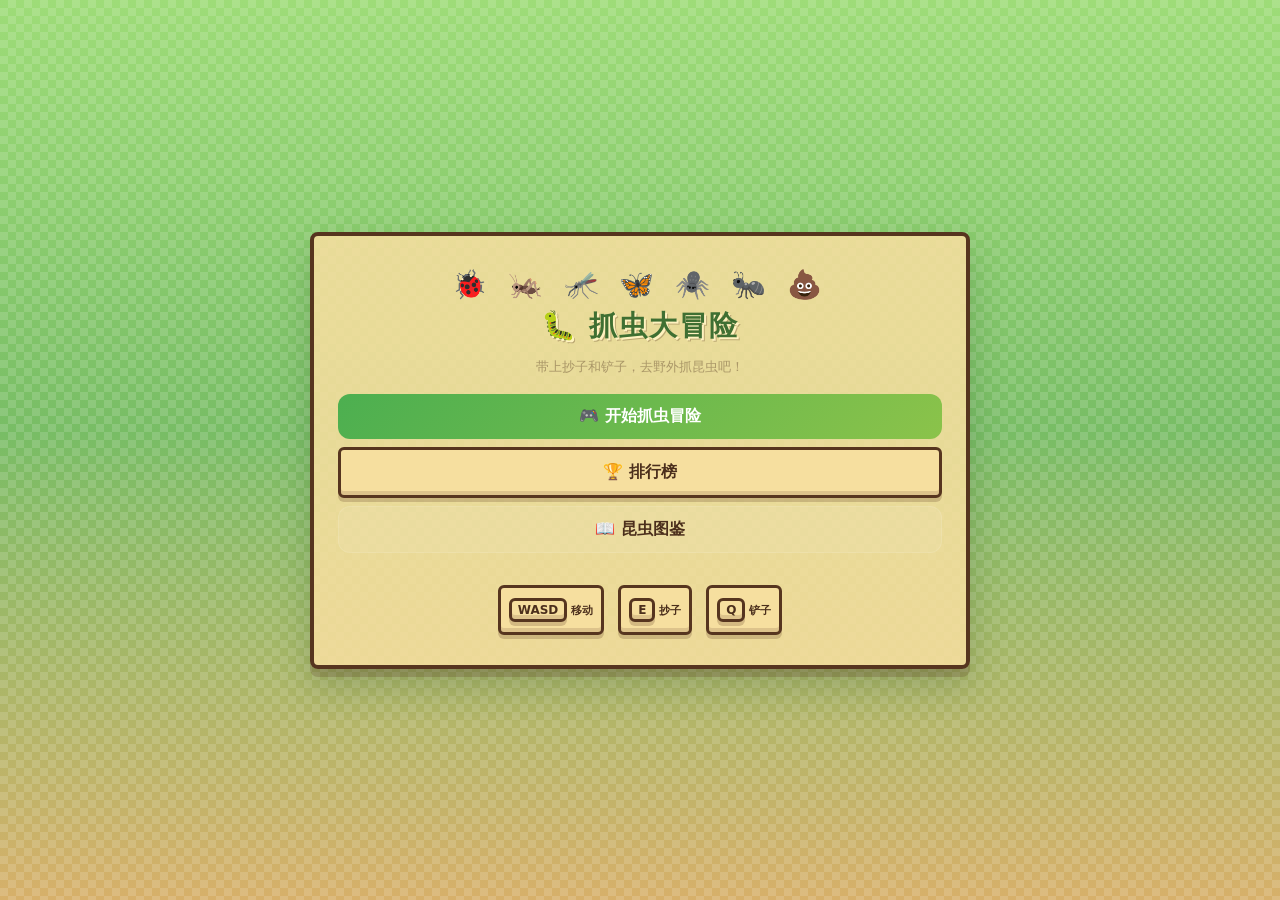
<file: index.html>
<!DOCTYPE html>
<html lang="zh-CN">
<head>
<meta charset="UTF-8">
<meta name="viewport" content="width=device-width, initial-scale=1.0">
<title>🐛 抓虫大冒险</title>
<link rel="stylesheet" href="style.css?v=2">
<style>
.home-header{text-align:center;padding:8px 0}
.home-header .bug-row{font-size:28px;letter-spacing:6px;margin-bottom:6px}
.home-header h1{font-size:28px;margin:2px 0;letter-spacing:2px}
.home-header .tagline{font-size:13px;opacity:.5;margin-bottom:10px}
.home-help{display:flex;justify-content:center;gap:14px;flex-wrap:wrap;padding:6px 0;font-size:11px;color:rgba(255,255,255,.25)}
.home-help kbd{background:rgba(255,255,255,.06);padding:2px 6px;border-radius:4px}
.leaderboard{margin-top:12px;padding:12px;border-radius:12px;background:rgba(255,255,255,.08)}
.leaderboard h2{font-size:14px;margin-bottom:6px;text-align:center;opacity:.8}
.leaderboard .empty{text-align:center;opacity:.6;padding:12px;font-size:14px}
.score-row{display:flex;justify-content:space-between;padding:5px 10px;font-size:14px;opacity:.8}
.rank-tab{padding:3px 10px;border-radius:8px;border:none;font-size:11px;cursor:pointer;background:rgba(255,255,255,.06);color:rgba(255,255,255,.5);transition:.15s;font-family:inherit}
.rank-tab.active{background:rgba(255,255,255,.14);color:#fff}
.rank-tab:hover{background:rgba(255,255,255,.1)}
</style>
</head>
<body>
<main class="page-center">
  <section class="glass-shell" style="padding:24px">
    <div class="home-header">
      <div class="bug-row">🐞 🦗 🦟 🦋 🕷️ 🐜 💩</div>
      <h1>🐛 抓虫大冒险</h1>
      <p class="tagline">带上抄子和铲子，去野外抓昆虫吧！</p>
    </div>

    <div style="width:100%">
      <a href="creator.html" style="display:block;width:100%;padding:12px;border-radius:12px;text-align:center;font-size:16px;font-weight:600;text-decoration:none;background:linear-gradient(135deg,#4caf50,#8bc34a);color:#fff;margin-bottom:8px;font-family:inherit">🎮 开始抓虫冒险</a>
      <button id="rankToggle" type="button" style="display:block;width:100%;padding:12px;border-radius:12px;text-align:center;font-size:16px;font-weight:600;background:rgba(255,255,255,.1);color:#fff;border:1px solid rgba(255,255,255,.14);font-family:inherit;margin-bottom:8px;cursor:pointer">🏆 排行榜</button>
      <a href="collection.html" style="display:block;width:100%;padding:12px;border-radius:12px;text-align:center;font-size:16px;font-weight:600;text-decoration:none;background:rgba(255,255,255,.08);color:rgba(255,255,255,.7);border:1px solid rgba(255,255,255,.1);font-family:inherit">📖 昆虫图鉴</a>
    </div>

    <div class="leaderboard" id="leaderboard" style="display:none">
      <h2 style="font-size:13px;margin-bottom:6px;text-align:center;opacity:.6">🏆 排行榜</h2>
      <div style="display:flex;gap:4px;margin-bottom:6px;justify-content:center;flex-wrap:wrap">
        <button class="rank-tab active" data-rank="score">总分</button>
        <button class="rank-tab" data-rank="grasshopper">🦗蚂蚱</button>
        <button class="rank-tab" data-rank="mantis">🦟螳螂</button>
        <button class="rank-tab" data-rank="beetle">🪲独角仙</button>
        <button class="rank-tab" data-rank="butterfly">🦋蝴蝶</button>
        <button class="rank-tab" data-rank="cicada">🦗知了</button>
      </div>
      <div id="scoreList"><div class="empty">还没有成绩，先去抓虫吧！</div></div>
    </div>

    <div class="home-help">
      <span><kbd>WASD</kbd> 移动</span>
      <span><kbd>E</kbd> 抄子</span>
      <span><kbd>Q</kbd> 铲子</span>
    </div>
  </section>
</main>

<script>
const BUG_NAMES = {grasshopper:'蚂蚱',mantis:'螳螂',beetle:'独角仙',butterfly:'蝴蝶',cicada:'知了'};

function readStorage(key, fallback) {
  try {
    const memory = JSON.parse(window.name || '{}');
    if (memory && Object.prototype.hasOwnProperty.call(memory, key)) return memory[key];
  } catch {}
  try {
    return localStorage.getItem(key) || fallback;
  } catch {
    return fallback;
  }
}

function renderScores(rankType) {
  const list = document.getElementById('scoreList');
  try {
    let scores = JSON.parse(readStorage('bugCatchLeaderboard', '[]'));
    
    if (!scores.length) {
      scores = [{name:'🎮 先玩一局',score:0,bugs:{}}];
    }
    
    let sorted;
    if (rankType === 'score' || !rankType) {
      // 总分排行
      sorted = [...scores].sort((a,b) => (b.score || 0) - (a.score || 0)).slice(0,5);
      list.innerHTML = sorted.map((s,i) => {
        const name = s.name || '探险家';
        const cnt = s.bugs ? Object.values(s.bugs).reduce((a,b)=>a+b,0) : 0;
        const score = s.score || 0;
        return `<div class="score-row"><span>${i+1}. ${name}</span><span>${score}分 · ${cnt}只</span></div>`;
      }).join('');
    } else {
      // 某类虫子捕获排行
      const bugLabel = BUG_NAMES[rankType] || rankType;
      sorted = scores.filter(s => s.bugs && s.bugs[rankType])
        .sort((a,b) => (b.bugs[rankType]||0) - (a.bugs[rankType]||0))
        .slice(0,5);
      if (!sorted.length) {
        list.innerHTML = '<div class="empty">还没有人抓到' + bugLabel + '</div>';
        return;
      }
      list.innerHTML = sorted.map((s,i) => {
        const name = s.name || '探险家';
        const cnt = s.bugs[rankType] || 0;
        return `<div class="score-row"><span>${i+1}. ${name}</span><span>${bugLabel} ×${cnt}</span></div>`;
      }).join('');
    }
  } catch(e) {}
}

// 排行榜Tab切换
document.querySelectorAll('.rank-tab').forEach(tab => {
  tab.addEventListener('click', () => {
    document.querySelectorAll('.rank-tab').forEach(t => t.classList.remove('active'));
    tab.classList.add('active');
    renderScores(tab.dataset.rank);
  });
});

document.getElementById('rankToggle').addEventListener('click', () => {
  const leaderboard = document.getElementById('leaderboard');
  const visible = leaderboard.style.display === 'block';
  leaderboard.style.display = visible ? 'none' : 'block';
  if (!visible) renderScores(document.querySelector('.rank-tab.active')?.dataset.rank || 'score');
});
</script>
</body>
</html>
</file>
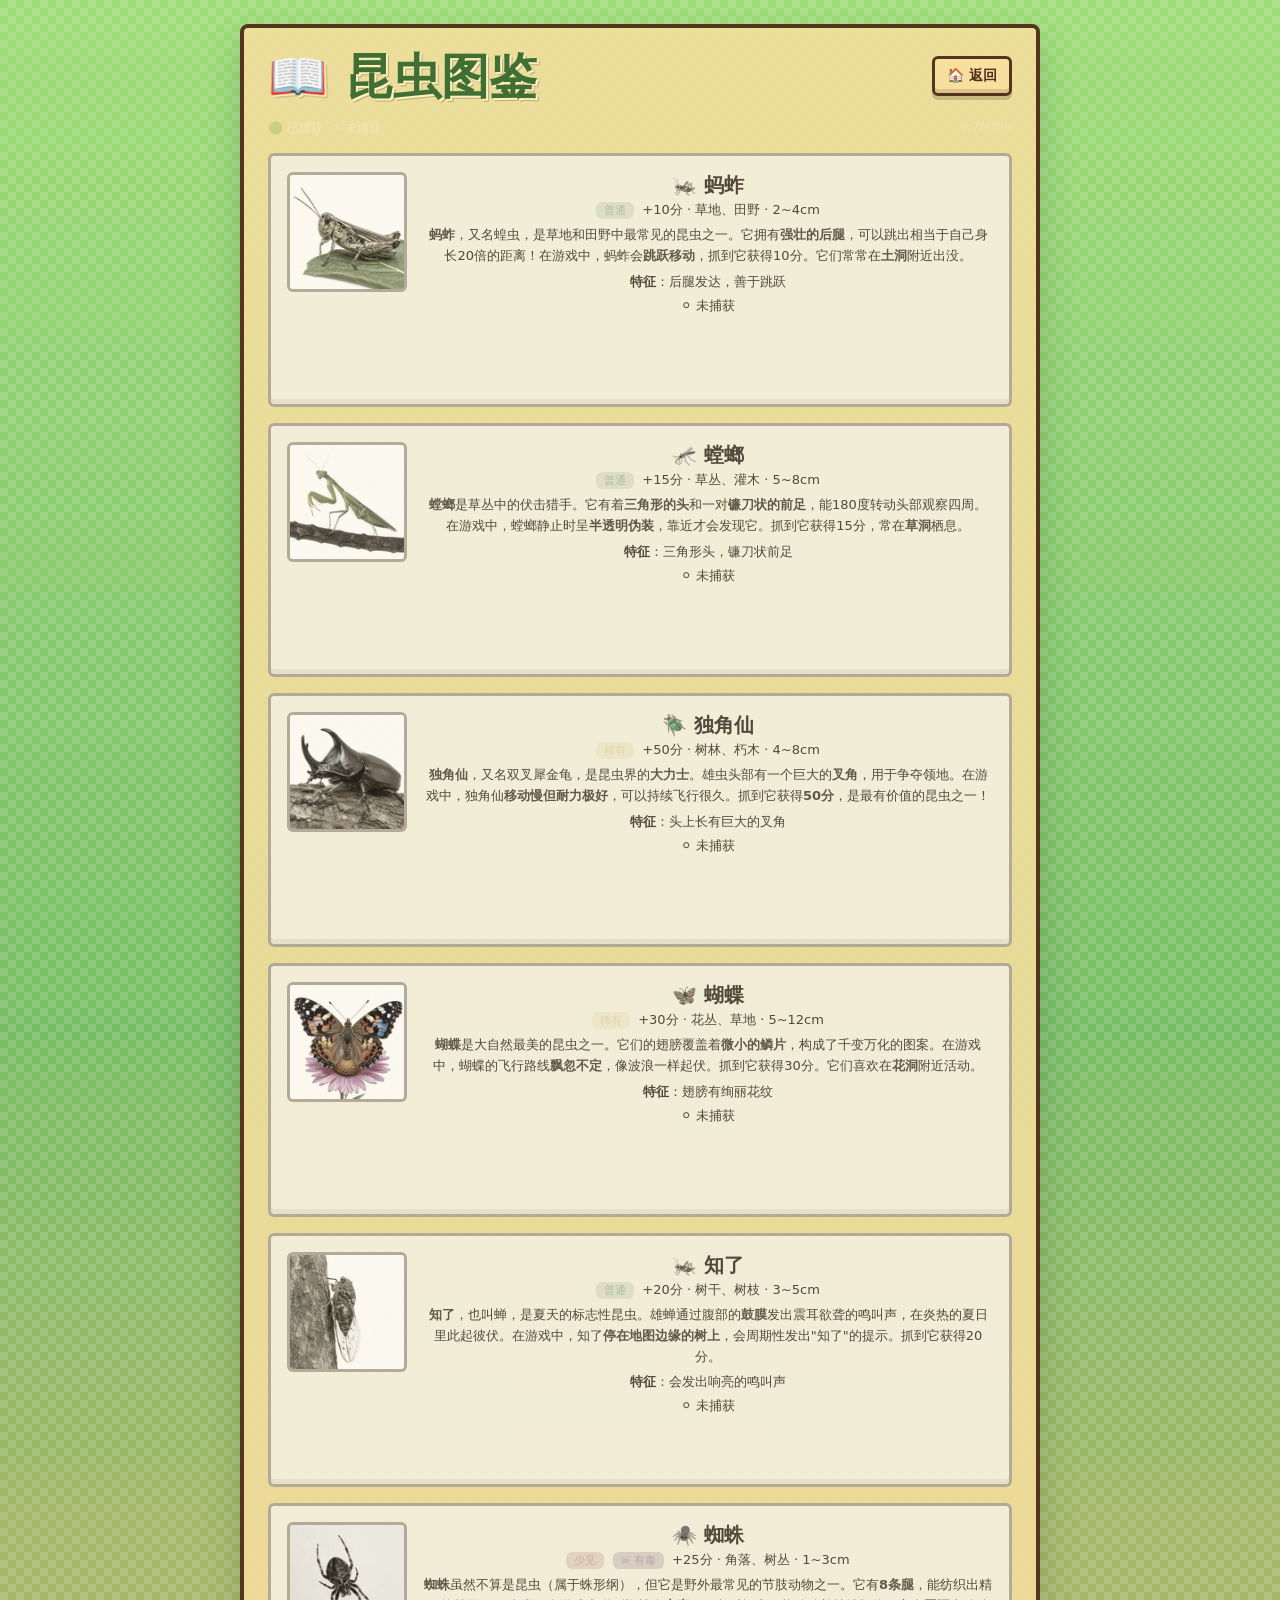
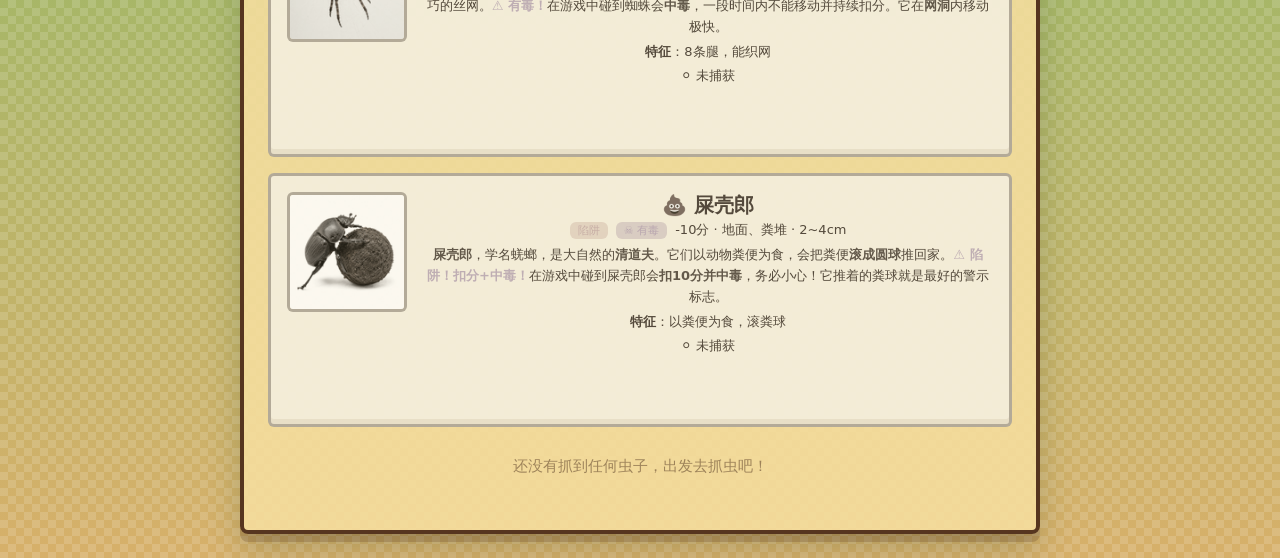
<file: collection.html>
<!DOCTYPE html>
<html lang="zh-CN">
<head>
  <meta charset="UTF-8">
  <meta name="viewport" content="width=device-width, initial-scale=1.0">
  <title>📖 昆虫图鉴</title>
  <link rel="stylesheet" href="style.css">
<style>
.collection-shell{max-width:800px!important}
.bug-grid{display:grid;grid-template-columns:1fr;gap:16px;margin-top:16px}
.bug-card{
display:flex;gap:16px;padding:16px;border-radius:16px;
background:rgba(255,255,255,0.06);border:1px solid rgba(255,255,255,0.08);
transition:.2s;align-items:flex-start;
}
.bug-card.caught{border-color:rgba(100,255,150,0.2);background:rgba(100,255,150,0.04)}
.bug-card.missing{opacity:.7}
.bug-card .img-wrap{
width:120px;height:120px;border-radius:12px;overflow:hidden;flex-shrink:0;
background:rgba(255,255,255,0.04);display:flex;align-items:center;justify-content:center
}
.bug-card .img-wrap img{width:100%;height:100%;object-fit:cover}
.bug-card .img-wrap .fallback{font-size:48px;opacity:.3}
.bug-card .info{flex:1;min-width:0}
.bug-card .name{font-size:20px;font-weight:600;margin-bottom:2px}
.bug-card .meta{font-size:13px;opacity:.6;margin-bottom:6px}
.bug-card .meta .tag{display:inline-block;padding:1px 8px;border-radius:6px;font-size:11px;margin-right:4px}
.tag-toxic{background:rgba(171,71,188,.25);color:#ce93d8}
.tag-common{background:rgba(76,175,80,.2);color:#81c784}
.tag-rare{background:rgba(255,193,7,.2);color:#ffd54f}
.tag-trap{background:rgba(244,67,54,.2);color:#ef9a9a}
.bug-card .status{font-size:13px;margin:4px 0}
.bug-card .status.caught{color:#81c784}
.bug-card .status.missing{color:rgba(255,255,255,.3)}
.bug-card .desc{font-size:13px;opacity:.65;line-height:1.6}
.bug-card .desc strong{opacity:.9}
</style>
</head>
<body>
<main class="collection-page">
  <section class="collection-shell glass-shell">
    <header class="collection-header">
      <h1>📖 昆虫图鉴</h1>
      <a class="btn small-btn" href="index.html">🏠 返回</a>
    </header>

    <div style="display:flex;gap:8px;margin:12px 0;flex-wrap:wrap">
      <span style="color:rgba(255,255,255,.3);font-size:12px">🟢 已捕获</span>
      <span style="color:rgba(255,255,255,.3);font-size:12px">⚪ 未捕获</span>
      <span style="margin-left:auto;color:rgba(255,255,255,.2);font-size:11px">共7种昆虫</span>
    </div>

    <div class="bug-grid" id="bugGrid"></div>
  </section>
</main>

<script>
const BUGS = [
  {
    id:'grasshopper',name:'🦗 蚂蚱',file:'grasshopper_small.png',
    rarity:'普通',rarityCls:'tag-common',points:10,toxic:false,habitat:'草地、田野',
    size:'2~4cm',feature:'后腿发达，善于跳跃',
    desc:'<strong>蚂蚱</strong>，又名蝗虫，是草地和田野中最常见的昆虫之一。' +
      '它拥有<strong>强壮的后腿</strong>，可以跳出相当于自己身长20倍的距离！' +
      '在游戏中，蚂蚱会<strong>跳跃移动</strong>，抓到它获得10分。' +
      '它们常常在<strong>土洞</strong>附近出没。'
  },
  {
    id:'mantis',name:'🦟 螳螂',file:'mantis_small.png',
    rarity:'普通',rarityCls:'tag-common',points:15,toxic:false,habitat:'草丛、灌木',
    size:'5~8cm',feature:'三角形头，镰刀状前足',
    desc:'<strong>螳螂</strong>是草丛中的伏击猎手。它有着<strong>三角形的头</strong>和一对<strong>镰刀状的前足</strong>，' +
      '能180度转动头部观察四周。在游戏中，螳螂静止时呈<strong>半透明伪装</strong>，' +
      '靠近才会发现它。抓到它获得15分，常在<strong>草洞</strong>栖息。'
  },
  {
    id:'beetle',name:'🪲 独角仙',file:'beetle_small.png',
    rarity:'稀有',rarityCls:'tag-rare',points:50,toxic:false,habitat:'树林、朽木',
    size:'4~8cm',feature:'头上长有巨大的叉角',
    desc:'<strong>独角仙</strong>，又名双叉犀金龟，是昆虫界的<strong>大力士</strong>。' +
      '雄虫头部有一个巨大的<strong>叉角</strong>，用于争夺领地。' +
      '在游戏中，独角仙<strong>移动慢但耐力极好</strong>，可以持续飞行很久。' +
      '抓到它获得<strong>50分</strong>，是最有价值的昆虫之一！'
  },
  {
    id:'butterfly',name:'🦋 蝴蝶',file:'butterfly_small.png',
    rarity:'稀有',rarityCls:'tag-rare',points:30,toxic:false,habitat:'花丛、草地',
    size:'5~12cm',feature:'翅膀有绚丽花纹',
    desc:'<strong>蝴蝶</strong>是大自然最美的昆虫之一。它们的翅膀覆盖着<strong>微小的鳞片</strong>，' +
      '构成了千变万化的图案。在游戏中，蝴蝶的飞行路线<strong>飘忽不定</strong>，' +
      '像波浪一样起伏。抓到它获得30分。它们喜欢在<strong>花洞</strong>附近活动。'
  },
  {
    id:'cicada',name:'🦗 知了',file:'cicada_small.png',
    rarity:'普通',rarityCls:'tag-common',points:20,toxic:false,habitat:'树干、树枝',
    size:'3~5cm',feature:'会发出响亮的鸣叫声',
    desc:'<strong>知了</strong>，也叫蝉，是夏天的标志性昆虫。' +
      '雄蝉通过腹部的<strong>鼓膜</strong>发出震耳欲聋的鸣叫声，' +
      '在炎热的夏日里此起彼伏。在游戏中，知了<strong>停在地图边缘的树上</strong>，' +
      '会周期性发出"知了"的提示。抓到它获得20分。'
  },
  {
    id:'spider',name:'🕷️ 蜘蛛',file:'spider_small.png',
    rarity:'少见',rarityCls:'tag-trap',points:25,toxic:true,habitat:'角落、树丛',
    size:'1~3cm',feature:'8条腿，能织网',
    desc:'<strong>蜘蛛</strong>虽然不算是昆虫（属于蛛形纲），但它是野外最常见的节肢动物之一。' +
      '它有<strong>8条腿</strong>，能纺织出精巧的丝网。' +
      '<strong style="color:#ce93d8">⚠️ 有毒！</strong>在游戏中碰到蜘蛛会<strong>中毒</strong>，' +
      '一段时间内不能移动并持续扣分。它在<strong>网洞</strong>内移动极快。'
  },
  {
    id:'dung',name:'💩 屎壳郎',file:'dung_small.png',
    rarity:'陷阱',rarityCls:'tag-trap',points:-10,toxic:true,habitat:'地面、粪堆',
    size:'2~4cm',feature:'以粪便为食，滚粪球',
    desc:'<strong>屎壳郎</strong>，学名蜣螂，是大自然的<strong>清道夫</strong>。' +
      '它们以动物粪便为食，会把粪便<strong>滚成圆球</strong>推回家。' +
      '<strong style="color:#ce93d8">⚠️ 陷阱！扣分+中毒！</strong>' +
      '在游戏中碰到屎壳郎会<strong>扣10分并中毒</strong>，务必小心！' +
      '它推着的粪球就是最好的警示标志。'
  },
];

function readCaught() {
  try {
    function readStorage(key, fallback) {
      try {
        const memory = JSON.parse(window.name || '{}');
        if (memory && Object.prototype.hasOwnProperty.call(memory, key)) return memory[key];
      } catch {}
      try {
        return localStorage.getItem(key) || fallback;
      } catch {
        return fallback;
      }
    }
    const a = JSON.parse(readStorage('bugCatchCaught', '{}'));
    const b = JSON.parse(readStorage('bugCatchLeaderboard', '[]')).reduce((acc,i)=>{
      if(i.bugs)Object.entries(i.bugs).forEach(([k,v])=>acc[k]=(acc[k]||0)+v);return acc;
    },{});
    if(typeof a==='object')Object.entries(a).forEach(([k,v])=>b[k]=(b[k]||0)+v);
    return b;
  }catch{return{}}
}

const caught = readCaught();
const grid = document.getElementById('bugGrid');

grid.innerHTML = BUGS.map(b => {
  const cnt = caught[b.id]||0;
  return `
    <article class="bug-card ${cnt?'caught':'missing'}">
      <div class="img-wrap">
        <img src="assets/${b.file}" alt="${b.name}"
          onerror="this.style.display='none';this.parentNode.innerHTML='<span class=fallback>${b.name.slice(0,2)}</span>'">
      </div>
      <div class="info">
        <div class="name">${b.name}</div>
        <div class="meta">
          <span class="tag ${b.rarityCls}">${b.rarity}</span>
          ${b.toxic?'<span class="tag tag-toxic">☠️ 有毒</span>':''}
          ${b.points>0?'+':''}${b.points}分 · ${b.habitat} · ${b.size}
        </div>
        <div class="desc">${b.desc}</div>
        <div class="meta" style="margin-top:6px">
          <strong>特征</strong>：${b.feature}
        </div>
        <div class="status ${cnt?'caught':'missing'}">
          ${cnt ? `✅ 已捕获 × ${cnt}` : '⚪ 未捕获'}
        </div>
      </div>
    </article>
  `;
}).join('');

// 没抓到任何虫子时提示
if(Object.keys(caught).length===0){
  const msg = document.createElement('div');
  msg.style.cssText = 'text-align:center;padding:30px;opacity:.5;font-size:15px';
  msg.textContent = '还没有抓到任何虫子，出发去抓虫吧！';
  document.querySelector('.bug-grid').after(msg);
}
</script>
</body>
</html>
</file>
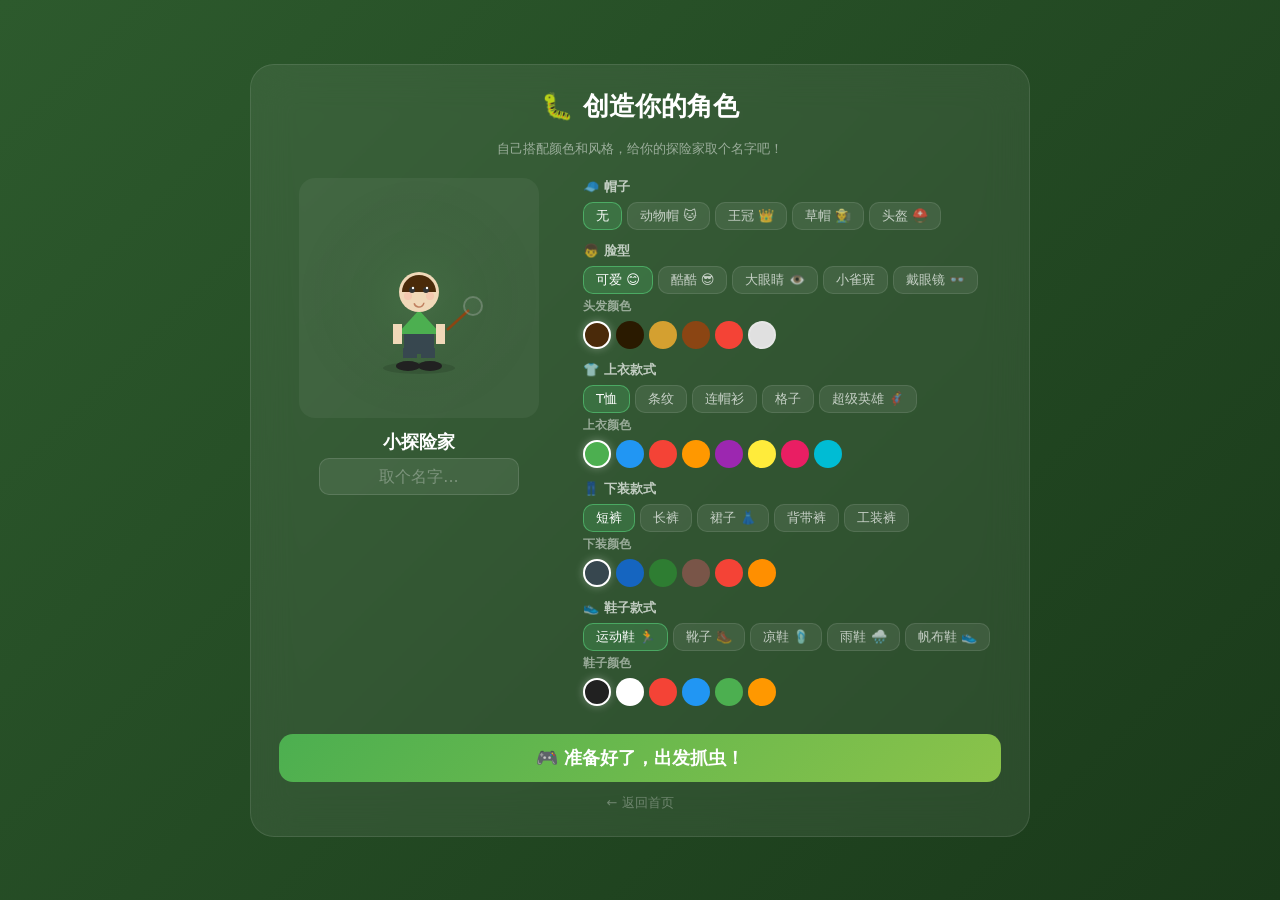
<file: creator.html>
<!DOCTYPE html>
<html lang="zh-CN">
<head>
<meta charset="UTF-8">
<meta name="viewport" content="width=device-width, initial-scale=1.0">
<title>🐛 抓虫大冒险 - 创造角色</title>
<style>
*{margin:0;padding:0;box-sizing:border-box}
body{
min-height:100vh;display:flex;align-items:center;justify-content:center;
font-family:"PingFang SC","Microsoft YaHei",system-ui,sans-serif;
background:linear-gradient(135deg,#2d5a2d,#1a3a1a);
padding:16px;
}
.container{
width:100%;max-width:780px;
background:rgba(255,255,255,.07);backdrop-filter:blur(20px);
border-radius:24px;padding:24px 28px;color:#fff;
border:1px solid rgba(255,255,255,.1);
}
h1{text-align:center;font-size:26px;margin-bottom:16px}
.sub{text-align:center;opacity:.5;font-size:13px;margin-bottom:20px}

.main-area{display:flex;gap:24px;align-items:flex-start}
@media(max-width:640px){.main-area{flex-direction:column;align-items:center}}

/* 预览区 */
.preview-wrap{
flex-shrink:0;width:280px;text-align:center;
}
.preview-wrap canvas{
width:240px;height:240px;border-radius:16px;
background:rgba(255,255,255,.05);
margin-bottom:8px;
}
.char-name{font-size:18px;font-weight:600;min-height:28px}
.char-name-input{
background:rgba(255,255,255,.08);border:1px solid rgba(255,255,255,.12);
border-radius:10px;padding:8px 14px;color:#fff;font-size:16px;
width:200px;text-align:center;font-family:inherit;outline:none;
}
.char-name-input::placeholder{color:rgba(255,255,255,.3)}
.char-name-input:focus{border-color:rgba(100,255,150,.4)}

/* 选项区 */
.options{flex:1}
.option-group{margin-bottom:12px}
.option-group label{display:block;font-size:13px;opacity:.7;margin-bottom:6px;font-weight:600}
.color-grid{display:flex;gap:5px;flex-wrap:wrap}
.color-swatch{
width:28px;height:28px;border-radius:50%;cursor:pointer;
border:2px solid transparent;transition:.15s
}
.color-swatch:hover{transform:scale(1.15)}
.color-swatch.active{border-color:#fff;box-shadow:0 0 8px rgba(255,255,255,.3)}

.style-grid{display:flex;gap:5px;flex-wrap:wrap}
.style-option{
padding:4px 12px;border-radius:10px;cursor:pointer;font-size:13px;
background:rgba(255,255,255,.08);border:1px solid rgba(255,255,255,.1);
color:rgba(255,255,255,.7);transition:.15s
}
.style-option:hover{background:rgba(255,255,255,.12)}
.style-option.active{background:rgba(100,255,150,.15);border-color:rgba(100,255,150,.4);color:#fff}

.start-btn{
display:block;width:100%;margin-top:16px;padding:12px;
border:none;border-radius:14px;font-size:18px;font-weight:600;cursor:pointer;
background:linear-gradient(135deg,#4caf50,#8bc34a);color:#fff;
transition:.2s;font-family:inherit;
}
.start-btn:hover{transform:translateY(-2px);box-shadow:0 4px 16px rgba(76,175,80,.3)}
.start-btn:active{transform:translateY(0)}

.back-link{display:block;text-align:center;margin-top:12px;color:rgba(255,255,255,.3);font-size:13px;text-decoration:none}
.back-link:hover{color:rgba(255,255,255,.5)}
</style>
</head>
<body>
<div class="container">
  <h1>🐛 创造你的角色</h1>
  <p class="sub">自己搭配颜色和风格，给你的探险家取个名字吧！</p>

  <div class="main-area">
    <!-- 预览 -->
    <div class="preview-wrap">
      <canvas id="previewCanvas" width="240" height="240"></canvas>
      <div id="nameDisplay" class="char-name">小探险家</div>
      <input type="text" id="nameInput" class="char-name-input" placeholder="取个名字..." maxlength="8">
    </div>

    <!-- 选项 -->
    <div class="options" id="options">
      <div class="option-group">
        <label>🧢 帽子</label>
        <div class="style-grid" data-category="hat">
          <div class="style-option active" data-value="none">无</div>
          <div class="style-option" data-value="animal">动物帽 🐱</div>
          <div class="style-option" data-value="crown">王冠 👑</div>
          <div class="style-option" data-value="straw">草帽 🧑‍🌾</div>
          <div class="style-option" data-value="helmet">头盔 ⛑️</div>
        </div>
      </div>
      <div class="option-group">
        <label>👦 脸型</label>
        <div class="style-grid" data-category="face">
          <div class="style-option active" data-value="cute">可爱 😊</div>
          <div class="style-option" data-value="cool">酷酷 😎</div>
          <div class="style-option" data-value="bigeyes">大眼睛 👁️</div>
          <div class="style-option" data-value="freckles">小雀斑</div>
          <div class="style-option" data-value="glasses">戴眼镜 👓</div>
        </div>
        <div style="margin-top:4px">
          <label style="font-size:12px;opacity:.5">头发颜色</label>
          <div class="color-grid" data-category="hairColor" style="margin-top:3px">
            <div class="color-swatch active" data-color="#4a2a0a" style="background:#4a2a0a"></div>
            <div class="color-swatch" data-color="#2a1a00" style="background:#2a1a00"></div>
            <div class="color-swatch" data-color="#d4a030" style="background:#d4a030"></div>
            <div class="color-swatch" data-color="#8B4513" style="background:#8B4513"></div>
            <div class="color-swatch" data-color="#f44336" style="background:#f44336"></div>
            <div class="color-swatch" data-color="#E0E0E0" style="background:#E0E0E0;border-color:rgba(255,255,255,.2)"></div>
          </div>
        </div>
      </div>
      <div class="option-group">
        <label>👕 上衣款式</label>
        <div class="style-grid" data-category="topStyle">
          <div class="style-option active" data-value="tshirt">T恤</div>
          <div class="style-option" data-value="striped">条纹</div>
          <div class="style-option" data-value="hoodie">连帽衫</div>
          <div class="style-option" data-value="plaid">格子</div>
          <div class="style-option" data-value="hero">超级英雄 🦸</div>
        </div>
        <div style="margin-top:4px">
          <label style="font-size:12px;opacity:.5">上衣颜色</label>
          <div class="color-grid" data-category="shirtColor" style="margin-top:3px">
            <div class="color-swatch active" data-color="#4CAF50" style="background:#4CAF50"></div>
            <div class="color-swatch" data-color="#2196F3" style="background:#2196F3"></div>
            <div class="color-swatch" data-color="#f44336" style="background:#f44336"></div>
            <div class="color-swatch" data-color="#FF9800" style="background:#FF9800"></div>
            <div class="color-swatch" data-color="#9C27B0" style="background:#9C27B0"></div>
            <div class="color-swatch" data-color="#FFEB3B" style="background:#FFEB3B"></div>
            <div class="color-swatch" data-color="#E91E63" style="background:#E91E63"></div>
            <div class="color-swatch" data-color="#00BCD4" style="background:#00BCD4"></div>
          </div>
        </div>
      </div>
      <div class="option-group">
        <label>👖 下装款式</label>
        <div class="style-grid" data-category="bottomStyle">
          <div class="style-option active" data-value="shorts">短裤</div>
          <div class="style-option" data-value="pants">长裤</div>
          <div class="style-option" data-value="skirt">裙子 👗</div>
          <div class="style-option" data-value="overalls">背带裤</div>
          <div class="style-option" data-value="cargo">工装裤</div>
        </div>
        <div style="margin-top:4px">
          <label style="font-size:12px;opacity:.5">下装颜色</label>
          <div class="color-grid" data-category="pantsColor" style="margin-top:3px">
            <div class="color-swatch active" data-color="#37474F" style="background:#37474F"></div>
            <div class="color-swatch" data-color="#1565C0" style="background:#1565C0"></div>
            <div class="color-swatch" data-color="#2E7D32" style="background:#2E7D32"></div>
            <div class="color-swatch" data-color="#795548" style="background:#795548"></div>
            <div class="color-swatch" data-color="#F44336" style="background:#F44336"></div>
            <div class="color-swatch" data-color="#FF8F00" style="background:#FF8F00"></div>
          </div>
        </div>
      </div>
      <div class="option-group">
        <label>👟 鞋子款式</label>
        <div class="style-grid" data-category="shoeStyle">
          <div class="style-option active" data-value="sneakers">运动鞋 🏃</div>
          <div class="style-option" data-value="boots">靴子 🥾</div>
          <div class="style-option" data-value="sandals">凉鞋 🩴</div>
          <div class="style-option" data-value="rainboots">雨鞋 🌧️</div>
          <div class="style-option" data-value="canvas">帆布鞋 👟</div>
        </div>
        <div style="margin-top:4px">
          <label style="font-size:12px;opacity:.5">鞋子颜色</label>
          <div class="color-grid" data-category="shoesColor" style="margin-top:3px">
            <div class="color-swatch active" data-color="#212121" style="background:#212121"></div>
            <div class="color-swatch" data-color="#FFFFFF" style="background:#FFFFFF;border-color:rgba(255,255,255,.2)"></div>
            <div class="color-swatch" data-color="#F44336" style="background:#F44336"></div>
            <div class="color-swatch" data-color="#2196F3" style="background:#2196F3"></div>
            <div class="color-swatch" data-color="#4CAF50" style="background:#4CAF50"></div>
            <div class="color-swatch" data-color="#FF9800" style="background:#FF9800"></div>
          </div>
        </div>
      </div>
    </div>
  </div>

  <button class="start-btn" id="startBtn">🎮 准备好了，出发抓虫！</button>
  <a href="index.html" class="back-link">← 返回首页</a>
</div>

<script>
// ── 角色状态 ──
const char = {
  hat: 'none',
  face: 'cute',
  hairColor: '#4a2a0a',
  topStyle: 'tshirt',
  shirtColor: '#4CAF50',
  bottomStyle: 'shorts',
  pantsColor: '#37474F',
  shoeStyle: 'sneakers',
  shoesColor: '#212121',
  name: '',
};

const pc = document.getElementById('previewCanvas');
const pctx = pc.getContext('2d');

function drawHat(ctx, hatType) {
  ctx.save();
  if (hatType === 'none') { /* nothing */ }
  else if (hatType === 'animal') {
    // 动物耳朵帽
    ctx.fillStyle = '#8B4513'; ctx.strokeStyle = '#6B3410'; ctx.lineWidth = 2;
    ctx.beginPath(); ctx.ellipse(0, -50, 26, 7, 0, 0, 7); ctx.fill(); ctx.stroke();
    // 耳朵
    ctx.fillStyle = '#8B4513';
    ctx.beginPath(); ctx.ellipse(-16, -62, 9, 12, -0.2, 0, 7); ctx.fill();
    ctx.beginPath(); ctx.ellipse(16, -62, 9, 12, 0.2, 0, 7); ctx.fill();
    ctx.fillStyle = '#ffb0b0';
    ctx.beginPath(); ctx.ellipse(-16, -62, 5, 8, -0.2, 0, 7); ctx.fill();
    ctx.beginPath(); ctx.ellipse(16, -62, 5, 8, 0.2, 0, 7); ctx.fill();
    // 胡须
    ctx.strokeStyle = '#333'; ctx.lineWidth = 1;
    ctx.beginPath(); ctx.moveTo(-8, -46); ctx.lineTo(-20, -50); ctx.moveTo(8, -46); ctx.lineTo(20, -50); ctx.stroke();
  } else if (hatType === 'crown') {
    ctx.fillStyle = '#FFD700'; ctx.strokeStyle = '#DAA520'; ctx.lineWidth = 2;
    ctx.beginPath(); ctx.moveTo(-24, -46); ctx.lineTo(-20, -64); ctx.lineTo(-12, -54);
    ctx.lineTo(0, -68); ctx.lineTo(12, -54); ctx.lineTo(20, -64); ctx.lineTo(24, -46); ctx.closePath(); ctx.fill(); ctx.stroke();
    // 宝石
    ctx.fillStyle = '#2196F3'; ctx.beginPath(); ctx.arc(-12, -54, 3, 0, 7); ctx.fill();
    ctx.fillStyle = '#f44336'; ctx.beginPath(); ctx.arc(0, -58, 3, 0, 7); ctx.fill();
    ctx.fillStyle = '#4CAF50'; ctx.beginPath(); ctx.arc(12, -54, 3, 0, 7); ctx.fill();
  } else if (hatType === 'straw') {
    ctx.fillStyle = '#d4a030'; ctx.strokeStyle = '#b8891a'; ctx.lineWidth = 2;
    ctx.beginPath(); ctx.ellipse(0, -50, 30, 7, 0, 0, 7); ctx.fill(); ctx.stroke();
    ctx.beginPath(); ctx.ellipse(0, -58, 14, 10, 0, 0, 7); ctx.fill(); ctx.stroke();
  } else if (hatType === 'helmet') {
    ctx.fillStyle = '#546E7A'; ctx.strokeStyle = '#455A64'; ctx.lineWidth = 2;
    ctx.beginPath(); ctx.ellipse(0, -48, 24, 7, 0, 0, 7); ctx.fill(); ctx.stroke();
    ctx.beginPath(); ctx.ellipse(0, -54, 20, 18, 0, 0, 7); ctx.fill(); ctx.stroke();
    // 护目镜
    ctx.strokeStyle = '#FF9800'; ctx.lineWidth = 2;
    ctx.beginPath(); ctx.ellipse(-8, -50, 10, 8, 0, 0, 7); ctx.stroke();
    ctx.beginPath(); ctx.ellipse(8, -50, 10, 8, 0, 0, 7); ctx.stroke();
  }
  ctx.restore();
}

function drawFace(ctx, faceType, hairColor) {
  ctx.save();
  // 头发先画 (at back)
  ctx.fillStyle = hairColor;
  ctx.beginPath(); ctx.arc(0, -26, 17, Math.PI, 0); ctx.fill();
  
  // 脸型/表情
  if (faceType === 'cute') {
    // 大眼睛微笑
    ctx.fillStyle = '#333'; ctx.beginPath(); ctx.arc(-7, -28, 3, 0, 7); ctx.fill();
    ctx.beginPath(); ctx.arc(7, -28, 3, 0, 7); ctx.fill();
    ctx.fillStyle = '#fff'; ctx.beginPath(); ctx.arc(-6, -30, 1.2, 0, 7); ctx.fill();
    ctx.beginPath(); ctx.arc(8, -30, 1.2, 0, 7); ctx.fill();
    ctx.strokeStyle = '#c08060'; ctx.lineWidth = 1.5;
    ctx.beginPath(); ctx.arc(0, -16, 5, 0.15, 2.9); ctx.stroke();
    // 腮红
    ctx.fillStyle = 'rgba(255,150,150,0.25)'; ctx.beginPath(); ctx.arc(-11, -22, 4, 0, 7); ctx.fill();
    ctx.beginPath(); ctx.arc(11, -22, 4, 0, 7); ctx.fill();
  } else if (faceType === 'cool') {
    // 眯眼酷笑
    ctx.strokeStyle = '#333'; ctx.lineWidth = 2;
    ctx.beginPath(); ctx.arc(-7, -27, 4, 0.1, 3); ctx.stroke();
    ctx.beginPath(); ctx.arc(7, -27, 4, 0, 3.1); ctx.stroke();
    ctx.strokeStyle = '#c08060'; ctx.lineWidth = 1.5;
    ctx.beginPath(); ctx.arc(0, -16, 5, 0, 3); ctx.stroke();
    // 眉毛
    ctx.strokeStyle = '#333'; ctx.lineWidth = 1.2;
    ctx.beginPath(); ctx.moveTo(-12, -34); ctx.lineTo(-4, -33); ctx.stroke();
    ctx.beginPath(); ctx.moveTo(12, -34); ctx.lineTo(4, -33); ctx.stroke();
  } else if (faceType === 'bigeyes') {
    // 超级大眼睛
    ctx.fillStyle = '#333'; ctx.beginPath(); ctx.arc(-7, -27, 4, 0, 7); ctx.fill();
    ctx.beginPath(); ctx.arc(7, -27, 4, 0, 7); ctx.fill();
    ctx.fillStyle = '#fff'; ctx.beginPath(); ctx.arc(-6, -29, 2, 0, 7); ctx.fill();
    ctx.beginPath(); ctx.arc(8, -29, 2, 0, 7); ctx.fill();
    ctx.fillStyle = '#ffd700'; ctx.beginPath(); ctx.arc(-5, -30, 0.8, 0, 7); ctx.fill();
    ctx.beginPath(); ctx.arc(9, -30, 0.8, 0, 7); ctx.fill();
    ctx.strokeStyle = '#c08060'; ctx.lineWidth = 1.5;
    ctx.beginPath(); ctx.arc(0, -16, 6, 0.1, 2.9); ctx.stroke();
  } else if (faceType === 'freckles') {
    ctx.fillStyle = '#333'; ctx.beginPath(); ctx.arc(-7, -28, 2.5, 0, 7); ctx.fill();
    ctx.beginPath(); ctx.arc(7, -28, 2.5, 0, 7); ctx.fill();
    ctx.fillStyle = '#fff'; ctx.beginPath(); ctx.arc(-6, -30, 1, 0, 7); ctx.fill();
    ctx.beginPath(); ctx.arc(8, -30, 1, 0, 7); ctx.fill();
    // 雀斑
    ctx.fillStyle = '#8B4513'; ctx.globalAlpha = 0.3;
    ctx.beginPath(); ctx.arc(-9, -22, 1, 0, 7); ctx.fill();
    ctx.beginPath(); ctx.arc(-5, -21, 1, 0, 7); ctx.fill();
    ctx.beginPath(); ctx.arc(9, -22, 1, 0, 7); ctx.fill();
    ctx.beginPath(); ctx.arc(5, -21, 1, 0, 7); ctx.fill();
    ctx.globalAlpha = 1;
    ctx.strokeStyle = '#c08060'; ctx.lineWidth = 1.2;
    ctx.beginPath(); ctx.arc(0, -16, 4, 0.1, 2.8); ctx.stroke();
  } else if (faceType === 'glasses') {
    ctx.fillStyle = '#333'; ctx.beginPath(); ctx.arc(-7, -27, 2.5, 0, 7); ctx.fill();
    ctx.beginPath(); ctx.arc(7, -27, 2.5, 0, 7); ctx.fill();
    ctx.fillStyle = '#fff'; ctx.beginPath(); ctx.arc(-6, -29, 1, 0, 7); ctx.fill();
    ctx.beginPath(); ctx.arc(8, -29, 1, 0, 7); ctx.fill();
    // 眼镜框
    ctx.strokeStyle = '#333'; ctx.lineWidth = 1.5;
    ctx.beginPath(); ctx.ellipse(-7, -27, 8, 6, 0, 0, 7); ctx.stroke();
    ctx.beginPath(); ctx.ellipse(7, -27, 8, 6, 0, 0, 7); ctx.stroke();
    ctx.beginPath(); ctx.moveTo(1, -27); ctx.lineTo(-1, -27); ctx.stroke();
    ctx.strokeStyle = '#c08060'; ctx.lineWidth = 1.2;
    ctx.beginPath(); ctx.arc(0, -16, 4, 0.1, 2.8); ctx.stroke();
  }
  ctx.restore();
}

function renderPreview() {
  const ctx = pctx;
  ctx.clearRect(0, 0, 240, 240);
  const grd = ctx.createRadialGradient(120, 120, 0, 120, 120, 120);
  grd.addColorStop(0, 'rgba(100,200,100,0.08)'); grd.addColorStop(1, 'rgba(0,0,0,0)');
  ctx.fillStyle = grd; ctx.fillRect(0, 0, 240, 240);
  ctx.save(); ctx.translate(120, 140);
  
  // 影子
  ctx.fillStyle = 'rgba(0,0,0,0.12)';
  ctx.beginPath(); ctx.ellipse(0, 50, 36, 6, 0, 0, 7); ctx.fill();
  
  // 鞋子
  ctx.fillStyle = char.shoesColor;
  if (char.shoeStyle === 'sneakers') {
    ctx.beginPath(); ctx.ellipse(-11, 48, 12, 5, 0, 0, 7); ctx.fill();
    ctx.beginPath(); ctx.ellipse(11, 48, 12, 5, 0, 0, 7); ctx.fill();
  } else if (char.shoeStyle === 'boots') {
    ctx.fillRect(-20, 44, 16, 8); ctx.fillRect(4, 44, 16, 8);
  } else if (char.shoeStyle === 'sandals') {
    ctx.fillRect(-16, 46, 10, 4); ctx.fillRect(6, 46, 10, 4);
    ctx.strokeStyle = char.shoesColor; ctx.lineWidth = 2;
    ctx.beginPath(); ctx.moveTo(-11, 46); ctx.lineTo(-11, 40); ctx.stroke();
    ctx.beginPath(); ctx.moveTo(11, 46); ctx.lineTo(11, 40); ctx.stroke();
  } else if (char.shoeStyle === 'rainboots') {
    ctx.fillRect(-20, 42, 18, 10); ctx.fillRect(2, 42, 18, 10);
  } else {
    ctx.beginPath(); ctx.ellipse(-11, 48, 11, 5, 0, 0, 7); ctx.fill();
    ctx.beginPath(); ctx.ellipse(11, 48, 11, 5, 0, 0, 7); ctx.fill();
  }
  
  // 下装
  ctx.fillStyle = char.pantsColor;
  if (char.bottomStyle === 'shorts') {
    ctx.fillRect(-15, 14, 30, 22);
    ctx.fillRect(-16, 30, 14, 10); ctx.fillRect(2, 30, 14, 10);
  } else if (char.bottomStyle === 'pants') {
    ctx.fillRect(-15, 14, 30, 34);
    ctx.fillRect(-16, 14, 14, 34); ctx.fillRect(2, 14, 14, 34);
  } else if (char.bottomStyle === 'skirt') {
    ctx.beginPath(); ctx.moveTo(-20, 14); ctx.lineTo(20, 14); ctx.lineTo(28, 40); ctx.lineTo(-28, 40); ctx.closePath(); ctx.fill();
    ctx.fillRect(-16, 14, 14, 34); ctx.fillRect(2, 14, 14, 34);
  } else if (char.bottomStyle === 'overalls') {
    ctx.fillRect(-15, 14, 30, 34);
    // 背带
    ctx.fillStyle = char.shirtColor; ctx.fillRect(-14, 8, 6, 14); ctx.fillRect(8, 8, 6, 14);
  } else { // cargo
    ctx.fillRect(-15, 14, 30, 34);
    ctx.fillRect(-16, 14, 14, 34); ctx.fillRect(2, 14, 14, 34);
    ctx.strokeStyle = 'rgba(0,0,0,0.15)'; ctx.lineWidth = 1;
    ctx.strokeRect(-16, 22, 14, 10); ctx.strokeRect(2, 22, 14, 10);
  }
  
  // 上衣
  ctx.fillStyle = char.shirtColor;
  if (char.topStyle === 'tshirt') {
    ctx.beginPath();
    ctx.moveTo(0, -8); ctx.lineTo(-20, 14); ctx.lineTo(-18, 16); ctx.lineTo(18, 16); ctx.lineTo(20, 14); ctx.closePath(); ctx.fill();
  } else if (char.topStyle === 'striped') {
    ctx.beginPath();
    ctx.moveTo(0, -8); ctx.lineTo(-20, 14); ctx.lineTo(-18, 16); ctx.lineTo(18, 16); ctx.lineTo(20, 14); ctx.closePath(); ctx.fill();
    ctx.strokeStyle = 'rgba(255,255,255,0.2)'; ctx.lineWidth = 3;
    for (let y = -2; y < 14; y += 5) { ctx.beginPath(); ctx.moveTo(-18 - y*0.2, y); ctx.lineTo(18 + y*0.2, y); ctx.stroke(); }
  } else if (char.topStyle === 'hoodie') {
    ctx.beginPath();
    ctx.moveTo(0, -12); ctx.lineTo(-22, 14); ctx.lineTo(-20, 17); ctx.lineTo(20, 17); ctx.lineTo(22, 14); ctx.closePath(); ctx.fill();
    ctx.fillStyle = 'rgba(0,0,0,0.1)';
    ctx.beginPath(); ctx.ellipse(0, -4, 6, 8, 0, 0, 7); ctx.fill();
  } else if (char.topStyle === 'plaid') {
    ctx.beginPath();
    ctx.moveTo(0, -8); ctx.lineTo(-20, 14); ctx.lineTo(-18, 16); ctx.lineTo(18, 16); ctx.lineTo(20, 14); ctx.closePath(); ctx.fill();
    ctx.strokeStyle = 'rgba(255,255,255,0.15)'; ctx.lineWidth = 2;
    for (let i = -3; i < 6; i++) { ctx.beginPath(); ctx.moveTo(-16, i*4); ctx.lineTo(16, i*4); ctx.stroke(); }
    for (let i = -3; i < 4; i++) { ctx.beginPath(); ctx.moveTo(i*6, 0); ctx.lineTo(i*6, 14); ctx.stroke(); }
  } else { // hero
    ctx.beginPath();
    ctx.moveTo(0, -10); ctx.lineTo(-20, 14); ctx.lineTo(-18, 16); ctx.lineTo(18, 16); ctx.lineTo(20, 14); ctx.closePath(); ctx.fill();
    // 英雄标志
    ctx.fillStyle = '#FFD700';
    ctx.beginPath(); ctx.arc(0, 0, 6, 0, 7); ctx.fill();
    ctx.fillStyle = char.shirtColor;
    ctx.beginPath(); ctx.arc(0, 0, 4, 0, 7); ctx.fill();
    ctx.fillStyle = '#FFD700';
    ctx.font = '6px sans-serif'; ctx.textAlign = 'center';
    ctx.fillText('★', 0, 2);
  }
  
  // 手臂
  ctx.fillStyle = '#f0d8b8';
  ctx.fillRect(-26, 6, 9, 20); ctx.fillRect(17, 6, 9, 20);
  
  // 头 (base)
  ctx.fillStyle = '#f0d8b8';
  ctx.beginPath(); ctx.arc(0, -26, 20, 0, 7); ctx.fill();
  
  // 脸+发型
  drawFace(ctx, char.face, char.hairColor);
  
  // 帽子
  drawHat(ctx, char.hat);
  
  // 抄子
  ctx.strokeStyle = '#8B4513'; ctx.lineWidth = 2.5;
  ctx.beginPath(); ctx.moveTo(28, 12); ctx.lineTo(50, -8); ctx.stroke();
  ctx.strokeStyle = 'rgba(200,200,200,0.3)'; ctx.lineWidth = 2;
  ctx.beginPath(); ctx.arc(54, -12, 9, 0, 7); ctx.stroke();
  ctx.fillStyle = 'rgba(255,255,255,0.04)'; ctx.fill();
  
  ctx.restore();
}

// ── 选项事件绑定 ──
document.querySelectorAll('.style-option').forEach(el => {
  el.addEventListener('click', () => {
    const cat = el.parentElement.dataset.category;
    el.parentElement.querySelectorAll('.style-option').forEach(s => s.classList.remove('active'));
    el.classList.add('active');
    char[cat] = el.dataset.value;
    renderPreview();
  });
});

document.querySelectorAll('.color-swatch').forEach(el => {
  el.addEventListener('click', () => {
    const cat = el.parentElement.dataset.category;
    el.parentElement.querySelectorAll('.color-swatch').forEach(s => s.classList.remove('active'));
    el.classList.add('active');
    char[cat] = el.dataset.color;
    renderPreview();
  });
});

// ── 名字 ──
const nameInput = document.getElementById('nameInput');
const nameDisplay = document.getElementById('nameDisplay');
nameInput.addEventListener('input', () => {
  char.name = nameInput.value.trim() || '小探险家';
  nameDisplay.textContent = char.name;
});

// ── 开始游戏 ──
document.getElementById('startBtn').addEventListener('click', () => {
  const name = nameInput.value.trim() || '小探险家';
  char.name = name;
  try {
    const memory = JSON.parse(window.name || '{}');
    memory.selectedChar = JSON.stringify(char);
    memory.selectedCharName = name;
    window.name = JSON.stringify(memory);
  } catch {
    window.name = JSON.stringify({ selectedChar: JSON.stringify(char), selectedCharName: name });
  }
  try {
    localStorage.setItem('selectedChar', JSON.stringify(char));
    localStorage.setItem('selectedCharName', name);
  } catch {
    // file:// pages inside in-app browsers may block localStorage.
  }
  window.location.assign(new URL('game.html', window.location.href).href);
});

// 初始化
renderPreview();
nameDisplay.textContent = '小探险家';
</script>
</body>
</html>
</file>
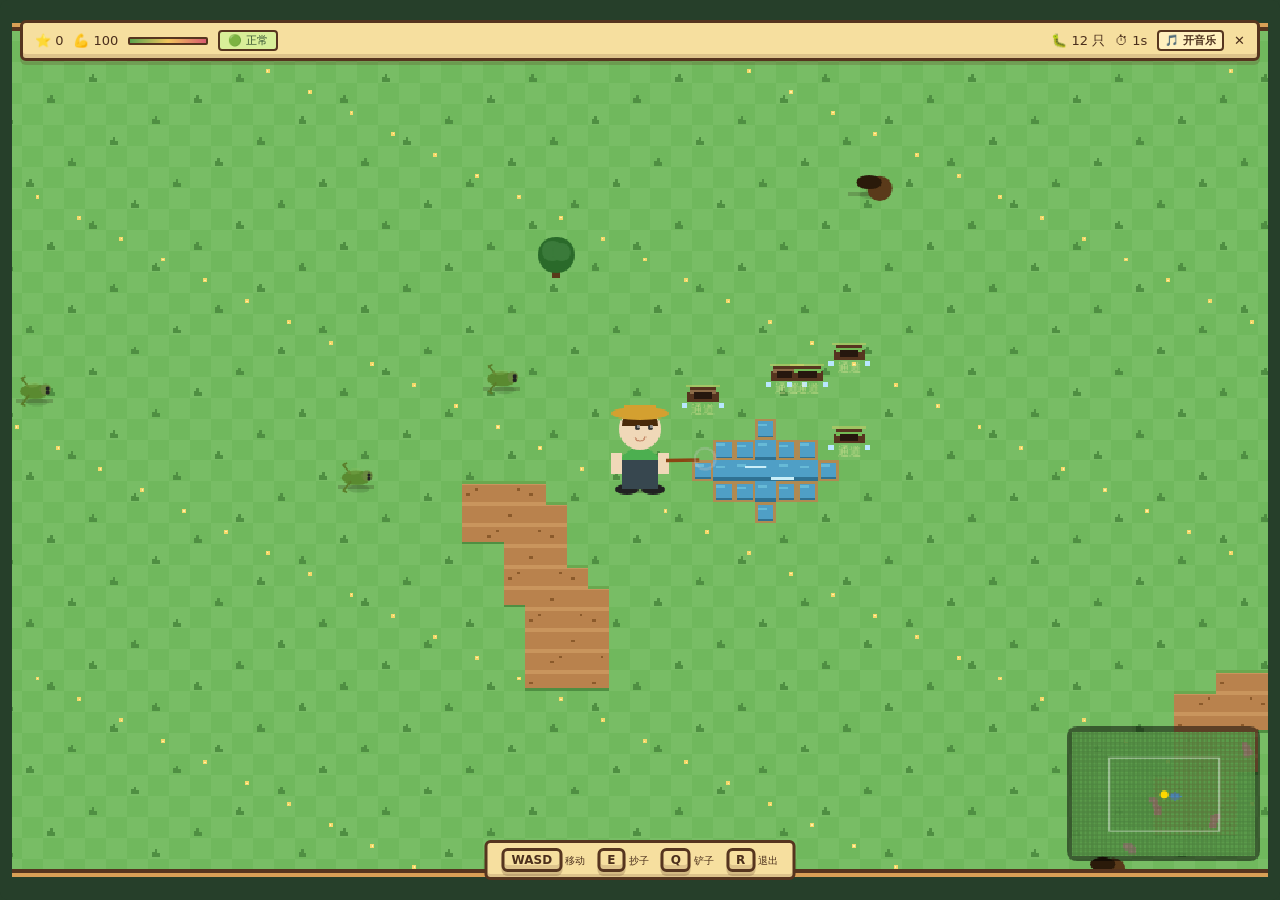
<file: game.html>
<!DOCTYPE html>
<html lang="zh-CN" class="game-full" style="overflow:hidden;position:fixed;inset:0;width:100%;height:100%">
<head>
  <meta charset="UTF-8">
  <meta name="viewport" content="width=device-width, initial-scale=1.0, maximum-scale=1.0, user-scalable=no">
  <title>🐛 抓虫大冒险 - 游戏</title>
  <link rel="stylesheet" href="style.css">
  <style>
    html, body { overflow: hidden !important; position: fixed !important; width: 100% !important; height: 100% !important; max-height: 100% !important; margin: 0 !important; padding: 0 !important; top: 0 !important; left: 0 !important; right: 0 !important; bottom: 0 !important; }
    .game-shell { overflow: hidden !important; max-height: 100vh !important; }
    .canvas-wrap { overflow: hidden !important; }
    canvas { outline: none; }
  </style>
  <script defer src="game.js"></script>
</head>
<body class="game-full" style="overflow:hidden;position:fixed;inset:0;width:100%;height:100%">
  <div class="game-shell" style="overflow:hidden">
    <div class="canvas-wrap" id="canvasWrap" style="position:relative">
      <canvas id="gameCanvas" width="960" height="640" tabindex="0"></canvas>
      <div id="loadStatus" style="position:absolute;inset:0;display:flex;align-items:center;justify-content:center;color:#fff;font-size:18px;background:rgba(0,0,0,0.5);z-index:10">🐛 加载中...</div>
      
      <!-- HUD 浮层 -->
      <div style="position:absolute;top:8px;left:8px;right:8px;z-index:5;display:flex;gap:10px;align-items:center;padding:7px 12px;border:3px solid #56351f;border-radius:6px;background:#f6df9f;color:#4b2f1c;font-size:13px;box-shadow:inset 0 -4px 0 rgba(86,53,31,.16),0 4px 0 rgba(86,53,31,.22)">
        <span>⭐ <span id="scoreDisplay">0</span></span>
        <span>💪 <span id="staminaText">100</span></span>
        <div style="width:80px;height:8px;background:#8b5a2b;border:2px solid #56351f;border-radius:2px;overflow:hidden"><div id="staminaBar" style="width:100%;height:100%;border-radius:0;background:linear-gradient(90deg,#5aa34d,#f2c45c,#d85b6f);transition:width .3s"></div></div>
        <span id="poisonArea" style="display:none">🟡 <span id="poisonBar" style="width:40px;height:8px;display:inline-block;background:#8b5a2b;border:2px solid #56351f;border-radius:2px;overflow:hidden;vertical-align:middle"><span style="display:block;height:100%;background:#8a4ebf;border-radius:0"></span></span></span>
        <span id="statusBadge" style="padding:1px 8px;border:2px solid #56351f;border-radius:4px;font-size:11px;background:#d8ef99;color:#314f2f">🟢 正常</span>
        <span style="margin-left:auto" id="bugCount">🐛 0只</span>
        <span id="timerDisplay">⏱ 0s</span>
        <button id="musicButton" type="button" style="border:2px solid #56351f;border-radius:4px;background:#fff0bf;color:#4b2f1c;font:inherit;font-size:11px;font-weight:700;cursor:pointer;padding:1px 6px">🎵 开音乐</button>
        <a href="index.html" style="color:#4b2f1c;text-decoration:none;font-size:13px;font-weight:700">✕</a>
      </div>

      <!-- 操作提示 -->
      <div style="position:absolute;bottom:8px;left:50%;transform:translateX(-50%);z-index:5;display:flex;gap:12px;padding:5px 14px;border:3px solid #56351f;border-radius:6px;background:#f6df9f;box-shadow:inset 0 -3px 0 rgba(86,53,31,.16);font-size:10px;color:#4b2f1c;pointer-events:none">
        <span><kbd>WASD</kbd> 移动</span>
        <span><kbd>E</kbd> 抄子</span>
        <span><kbd>Q</kbd> 铲子</span>
        <span><kbd>R</kbd> 退出</span>
      </div>

      <div class="game-over-overlay" id="gameOver">
        <h2>🎮 游戏结束</h2>
        <div class="final-score" id="finalScore">0</div>
        <div style="font-size:14px;opacity:.7">最终得分</div>
        <div id="caughtSummary" style="font-size:13px;opacity:.5"></div>
        <div style="display:flex;gap:10px;margin-top:8px">
          <button class="btn primary" id="replayButton">🔄 再来一局</button>
          <a class="btn" href="index.html">🏠 首页</a>
        </div>
      </div>
    </div>
  </div>
</body>
</html>
</file>
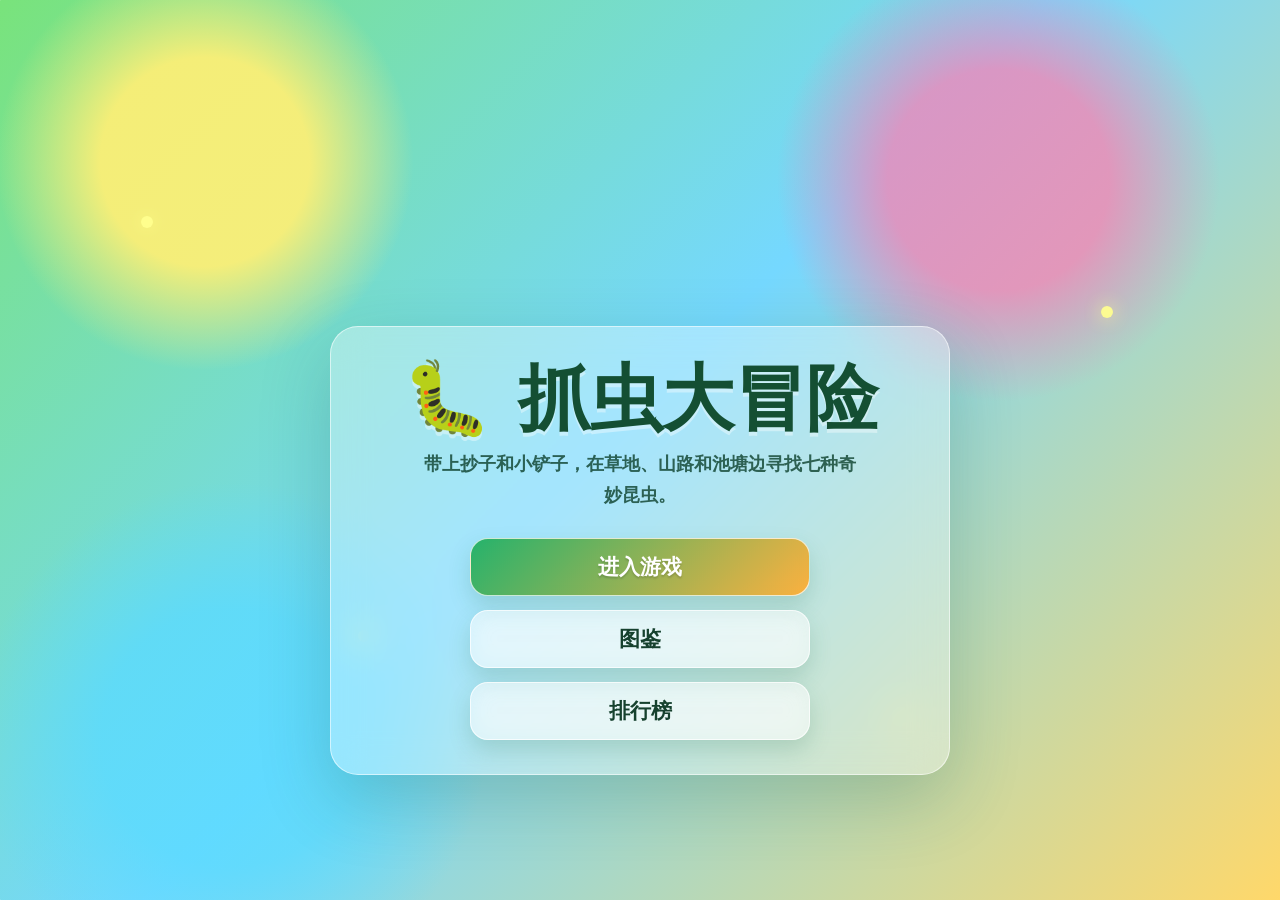
<file: index.codex.html>
<!DOCTYPE html>
<html lang="zh-CN">
<head>
  <meta charset="UTF-8">
  <meta name="viewport" content="width=device-width, initial-scale=1.0">
  <title>🐛 抓虫大冒险</title>
  <style>
    * { box-sizing: border-box; }
    html, body { margin: 0; min-height: 100%; }
    body {
      min-height: 100vh;
      display: grid;
      place-items: center;
      padding: 24px;
      overflow: hidden;
      color: #20513b;
      font-family: "PingFang SC", "Microsoft YaHei", system-ui, sans-serif;
      background:
        radial-gradient(circle at 16% 18%, rgba(255, 239, 117, .92) 0 8%, transparent 16%),
        radial-gradient(circle at 78% 20%, rgba(255, 126, 174, .72) 0 9%, transparent 18%),
        radial-gradient(circle at 18% 82%, rgba(88, 219, 255, .72) 0 10%, transparent 20%),
        linear-gradient(135deg, #79e37b 0%, #75d8ff 48%, #ffd86a 100%);
    }
    body::before {
      content: "";
      position: fixed;
      inset: 0;
      background-image:
        linear-gradient(120deg, rgba(255,255,255,.22) 0 1px, transparent 1px 92px),
        linear-gradient(30deg, rgba(255,255,255,.18) 0 1px, transparent 1px 86px);
      opacity: .55;
    }
    .shell {
      position: relative;
      z-index: 1;
      width: min(620px, 100%);
      padding: 34px;
      border: 1px solid rgba(255,255,255,.56);
      border-radius: 28px;
      background: rgba(255,255,255,.34);
      backdrop-filter: blur(18px);
      box-shadow: 0 24px 70px rgba(33, 92, 61, .24);
      text-align: center;
    }
    h1 {
      margin: 0 0 12px;
      font-size: clamp(38px, 8vw, 72px);
      line-height: 1.05;
      letter-spacing: 0;
      color: #144f33;
      text-shadow: 0 4px 0 rgba(255,255,255,.38);
    }
    .subtitle {
      margin: 0 auto 28px;
      max-width: 440px;
      font-size: 18px;
      line-height: 1.7;
      color: rgba(16, 67, 47, .82);
      font-weight: 700;
    }
    .actions {
      display: grid;
      gap: 14px;
      margin: 0 auto;
      max-width: 340px;
    }
    .btn {
      display: flex;
      align-items: center;
      justify-content: center;
      min-height: 58px;
      padding: 12px 22px;
      border: 1px solid rgba(255,255,255,.72);
      border-radius: 18px;
      color: #16412e;
      background: rgba(255,255,255,.48);
      backdrop-filter: blur(12px);
      box-shadow: 0 10px 22px rgba(36, 105, 69, .18);
      text-decoration: none;
      font-size: 21px;
      font-weight: 900;
      cursor: pointer;
      transition: transform .16s ease, background .16s ease, box-shadow .16s ease;
    }
    .btn:hover, .btn:focus-visible {
      transform: translateY(-2px);
      background: rgba(255,255,255,.68);
      box-shadow: 0 15px 28px rgba(36, 105, 69, .22);
      outline: none;
    }
    .btn.primary {
      color: #fff;
      background: linear-gradient(135deg, rgba(25, 173, 95, .92), rgba(255, 171, 48, .92));
      text-shadow: 0 2px 2px rgba(0,0,0,.16);
    }
    .leaderboard {
      display: none;
      margin-top: 24px;
      padding: 18px;
      border: 1px solid rgba(255,255,255,.62);
      border-radius: 18px;
      background: rgba(255,255,255,.32);
      backdrop-filter: blur(14px);
      text-align: left;
    }
    .leaderboard.open { display: block; }
    .leaderboard h2 { margin: 0 0 12px; font-size: 22px; color: #16412e; }
    .score-row {
      display: flex;
      align-items: center;
      justify-content: space-between;
      gap: 12px;
      padding: 10px 0;
      border-top: 1px solid rgba(255,255,255,.5);
      font-weight: 800;
    }
    .score-row:first-of-type { border-top: 0; }
    .empty {
      margin: 0;
      padding: 12px 0 2px;
      color: rgba(22, 65, 46, .72);
      font-weight: 700;
      text-align: center;
    }
    .fireflies span {
      position: fixed;
      width: 12px;
      height: 12px;
      border-radius: 50%;
      background: rgba(255, 255, 142, .94);
      box-shadow: 0 0 18px rgba(255, 255, 142, .9);
      animation: float 7s ease-in-out infinite;
    }
    .fireflies span:nth-child(1) { left: 11%; top: 24%; animation-delay: -.8s; }
    .fireflies span:nth-child(2) { left: 86%; top: 34%; animation-delay: -2.2s; }
    .fireflies span:nth-child(3) { left: 70%; top: 79%; animation-delay: -4.2s; }
    .fireflies span:nth-child(4) { left: 28%; top: 70%; animation-delay: -5.4s; }
    @keyframes float {
      0%, 100% { transform: translate3d(0,0,0) scale(1); opacity: .65; }
      50% { transform: translate3d(16px,-28px,0) scale(1.25); opacity: 1; }
    }
    @media (max-width: 560px) {
      body { padding: 16px; }
      .shell { padding: 24px 18px; border-radius: 24px; }
      .subtitle { font-size: 16px; }
      .btn { min-height: 54px; font-size: 19px; }
    }
  </style>
</head>
<body>
  <div class="fireflies" aria-hidden="true"><span></span><span></span><span></span><span></span></div>
  <main class="shell">
    <h1>🐛 抓虫大冒险</h1>
    <p class="subtitle">带上抄子和小铲子，在草地、山路和池塘边寻找七种奇妙昆虫。</p>
    <nav class="actions" aria-label="主菜单">
      <a class="btn primary" href="game.html">进入游戏</a>
      <a class="btn" href="collection.html">图鉴</a>
      <button class="btn" type="button" id="rankButton">排行榜</button>
    </nav>
    <section class="leaderboard" id="leaderboard" aria-live="polite">
      <h2>🏆 排行榜</h2>
      <div id="scoreList"></div>
    </section>
  </main>

  <script>
    const rankButton = document.getElementById("rankButton");
    const board = document.getElementById("leaderboard");
    const scoreList = document.getElementById("scoreList");

    function readScores() {
      try {
        return JSON.parse(localStorage.getItem("bugCatchScores") || "[]");
      } catch {
        return [];
      }
    }

    function renderScores() {
      const scores = readScores().sort((a, b) => b.score - a.score).slice(0, 8);
      if (!scores.length) {
        scoreList.innerHTML = '<p class="empty">还没有成绩，先进游戏抓几只虫吧。</p>';
        return;
      }
      scoreList.innerHTML = scores.map((item, index) => {
        const date = new Date(item.date || Date.now()).toLocaleDateString("zh-CN");
        return `<div class="score-row"><span>${index + 1}. ${date}</span><strong>${item.score} 分 · ${item.count || 0} 只</strong></div>`;
      }).join("");
    }

    rankButton.addEventListener("click", () => {
      board.classList.toggle("open");
      renderScores();
    });
  </script>
</body>
</html>
</file>
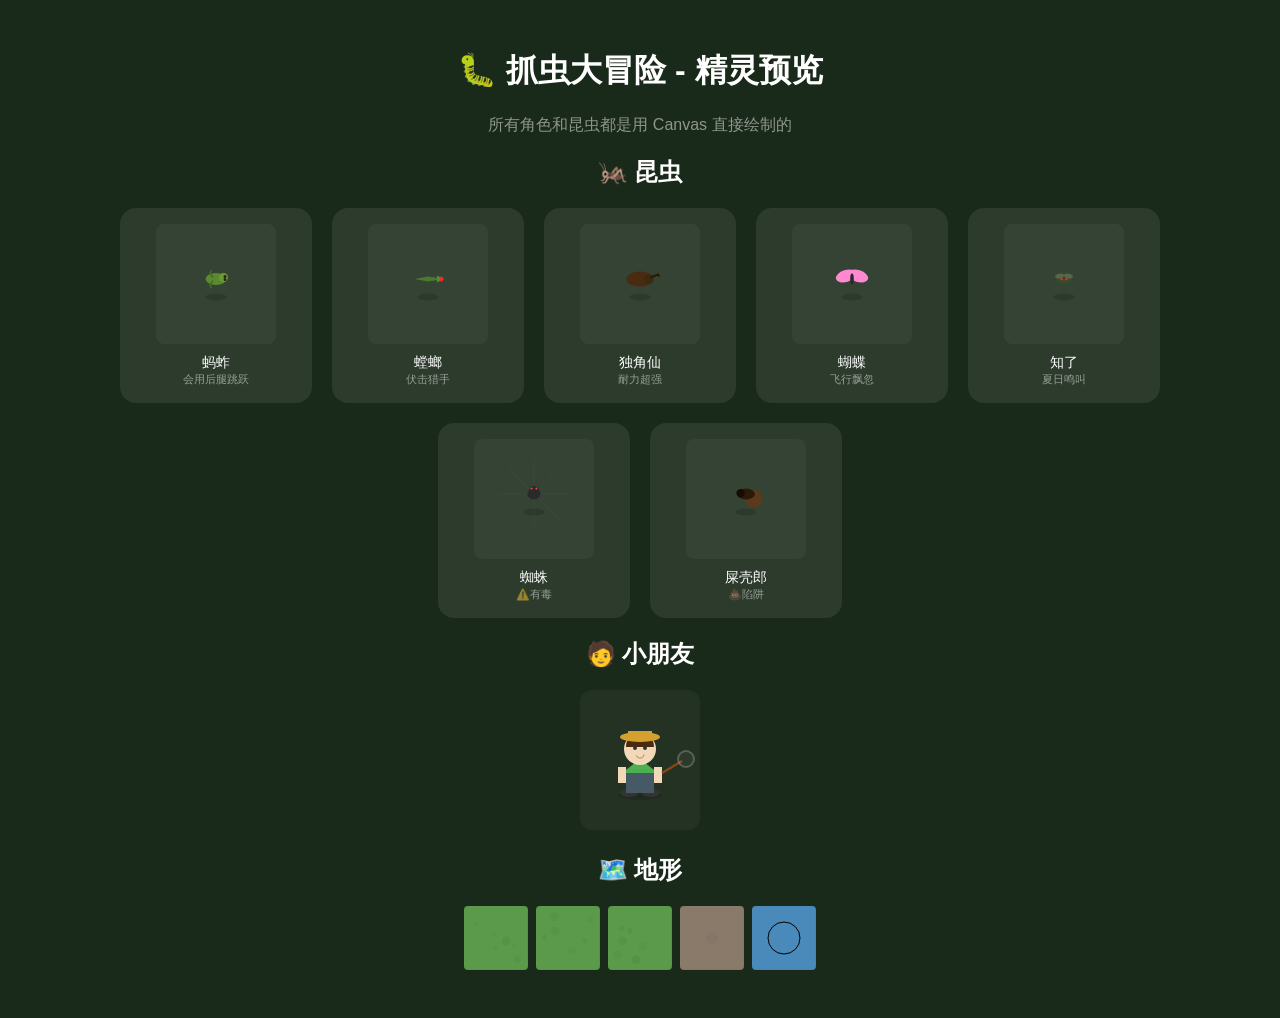
<file: sprites.html>
<!DOCTYPE html>
<html>
<head>
<meta charset="utf-8">
<title>🐛 抓虫大冒险 - 精灵展示</title>
<style>
body{background:#1a2a1a;color:#fff;font-family:sans-serif;padding:20px;text-align:center}
.grid{display:flex;flex-wrap:wrap;gap:20px;justify-content:center;margin:20px 0}
.card{background:rgba(255,255,255,.08);border-radius:16px;padding:16px;width:160px}
.card canvas{border-radius:8px;background:rgba(255,255,255,.04)}
.card .name{font-size:14px;margin-top:6px}
.card .sub{font-size:11px;opacity:.5}
.terrain-grid{display:flex;gap:8px;justify-content:center;flex-wrap:wrap;margin:20px 0}
.terrain-grid canvas{border-radius:4px;width:64px;height:64px}
</style>
</head>
<body>
<h1>🐛 抓虫大冒险 - 精灵预览</h1>
<p style="opacity:.5">所有角色和昆虫都是用 Canvas 直接绘制的</p>

<h2>🦗 昆虫</h2>
<div class="grid" id="bugGrid"></div>

<h2>🧑 小朋友</h2>
<canvas id="playerCanvas" width="120" height="140" style="background:rgba(255,255,255,.04);border-radius:12px"></canvas>

<h2>🗺️ 地形</h2>
<div class="terrain-grid" id="terrainGrid"></div>

<script>
// 重绘所有昆虫精灵 (直接copy自game.js的drawRealBug)
function drawAllBugs() {
  const bugs = [
    {id:'hopper',name:'蚂蚱',color:'#5a8a30',desc:'会用后腿跳跃'},
    {id:'mantis',name:'螳螂',color:'#4a7a30',desc:'伏击猎手'},
    {id:'beetle',name:'独角仙',color:'#4a2a10',desc:'耐力超强'},
    {id:'butterfly',name:'蝴蝶',color:'#ff88d0',desc:'飞行飘忽'},
    {id:'cicada',name:'知了',color:'#3a4a2a',desc:'夏日鸣叫'},
    {id:'spider',name:'蜘蛛',color:'#2a2a2a',desc:'⚠️有毒'},
    {id:'dung',name:'屎壳郎',color:'#2a1a0a',desc:'💩陷阱'},
  ];
  
  const grid = document.getElementById('bugGrid');
  
  for (const b of bugs) {
    const card = document.createElement('div');
    card.className = 'card';
    const c = document.createElement('canvas');
    c.width = 120; c.height = 120;
    const ctx = c.getContext('2d');
    
    // 绘制昆虫
    const sz = 30;
    const cx = 60, cy = 55;
    ctx.save(); ctx.translate(cx, cy);
    
    // 投影
    ctx.fillStyle = 'rgba(0,0,0,0.15)';
    ctx.beginPath(); ctx.ellipse(0, sz*0.6, sz*0.35, sz*0.12, 0, 0, 7); ctx.fill();
    
    if (b.id === 'hopper') {
      ctx.fillStyle = '#5a8a30';
      ctx.beginPath(); ctx.ellipse(0, 0, sz*0.35, sz*0.2, 0, 0, 7); ctx.fill();
      ctx.fillStyle = '#6a9a30';
      ctx.beginPath(); ctx.arc(sz*0.25, -sz*0.05, sz*0.15, 0, 7); ctx.fill();
      ctx.fillStyle = '#222';
      ctx.beginPath(); ctx.arc(sz*0.3, -sz*0.08, 1.5, 0, 7); ctx.arc(sz*0.3, sz*0.02, 1.5, 0, 7); ctx.fill();
      ctx.strokeStyle = '#4a6a20'; ctx.lineWidth = 1.5;
      ctx.beginPath(); ctx.moveTo(-sz*0.1, sz*0.05); ctx.lineTo(-sz*0.2, sz*0.2); ctx.lineTo(-sz*0.15, sz*0.3); ctx.stroke();
      ctx.beginPath(); ctx.moveTo(-sz*0.1, -sz*0.05); ctx.lineTo(-sz*0.2, -sz*0.2); ctx.lineTo(-sz*0.15, -sz*0.3); ctx.stroke();
    } else if (b.id === 'mantis') {
      ctx.fillStyle = '#4a7a30';
      ctx.beginPath(); ctx.moveTo(-sz*0.45, 0); ctx.lineTo(0, -sz*0.08); ctx.lineTo(sz*0.45, -sz*0.02);
      ctx.lineTo(sz*0.45, sz*0.02); ctx.lineTo(0, sz*0.08); ctx.closePath(); ctx.fill();
      ctx.fillStyle = '#5a8a30';
      ctx.beginPath(); ctx.moveTo(sz*0.3, -sz*0.12); ctx.lineTo(sz*0.55, 0); ctx.lineTo(sz*0.3, sz*0.12); ctx.closePath(); ctx.fill();
      ctx.fillStyle = '#f22';
      ctx.beginPath(); ctx.arc(sz*0.45, -sz*0.03, 1.5, 0, 7); ctx.arc(sz*0.45, sz*0.03, 1.5, 0, 7); ctx.fill();
    } else if (b.id === 'beetle') {
      ctx.fillStyle = '#4a2a10';
      ctx.beginPath(); ctx.ellipse(0, 0, sz*0.45, sz*0.25, 0, 0, 7); ctx.fill();
      ctx.fillStyle = '#3a2a10';
      ctx.beginPath(); ctx.arc(sz*0.3, 0, sz*0.15, 0, 7); ctx.fill();
      ctx.strokeStyle = '#2a1a00'; ctx.lineWidth = 2;
      ctx.beginPath(); ctx.moveTo(sz*0.35, -sz*0.05); ctx.lineTo(sz*0.6, -sz*0.15); ctx.lineTo(sz*0.65, -sz*0.08); ctx.stroke();
    } else if (b.id === 'butterfly') {
      ctx.fillStyle = '#ff88d0';
      ctx.beginPath(); ctx.ellipse(-sz*0.2, -sz*0.1, sz*0.35, sz*0.2, -0.3, 0, 7); ctx.fill();
      ctx.beginPath(); ctx.ellipse(sz*0.2, -sz*0.1, sz*0.35, sz*0.2, 0.3, 0, 7); ctx.fill();
      ctx.fillStyle = '#2a2a2a';
      ctx.beginPath(); ctx.ellipse(0, 0, sz*0.06, sz*0.18, 0, 0, 7); ctx.fill();
    } else if (b.id === 'cicada') {
      ctx.fillStyle = '#3a4a2a';
      ctx.beginPath(); ctx.ellipse(0, 0, sz*0.25, sz*0.18, 0, 0, 7); ctx.fill();
      ctx.fillStyle = 'rgba(180,200,150,0.25)';
      ctx.beginPath(); ctx.ellipse(-sz*0.15, -sz*0.1, sz*0.15, sz*0.08, -0.2, 0, 7); ctx.fill();
      ctx.beginPath(); ctx.ellipse(sz*0.15, -sz*0.1, sz*0.15, sz*0.08, 0.2, 0, 7); ctx.fill();
      ctx.fillStyle = '#c33';
      ctx.beginPath(); ctx.arc(-sz*0.08, -0.02, 1.2, 0, 7); ctx.arc(sz*0.08, -0.02, 1.2, 0, 7); ctx.fill();
    } else if (b.id === 'spider') {
      ctx.strokeStyle = 'rgba(200,200,200,0.1)'; ctx.lineWidth = 0.5;
      for(let i=0;i<8;i++){let a=i*0.785;ctx.beginPath();ctx.moveTo(0,0);ctx.lineTo(Math.cos(a)*sz*1.2,Math.sin(a)*sz*1.2);ctx.stroke()}
      ctx.fillStyle = '#2a2a2a';
      ctx.beginPath(); ctx.ellipse(0, 0, sz*0.22, sz*0.18, 0, 0, 7); ctx.fill();
      ctx.beginPath(); ctx.ellipse(0, -sz*0.15, sz*0.16, sz*0.12, 0, 0, 7); ctx.fill();
      ctx.fillStyle = '#f44';
      ctx.beginPath(); ctx.arc(-sz*0.08, -sz*0.18, 1, 0, 7); ctx.arc(sz*0.08, -sz*0.18, 1, 0, 7); ctx.fill();
    } else if (b.id === 'dung') {
      ctx.fillStyle = '#5a3a1a';
      ctx.beginPath(); ctx.arc(sz*0.25, sz*0.15, sz*0.3, 0, 7); ctx.fill();
      ctx.fillStyle = '#2a1a0a';
      ctx.beginPath(); ctx.ellipse(0, 0, sz*0.3, sz*0.18, 0, 0, 7); ctx.fill();
      ctx.fillStyle = '#1a0a00';
      ctx.beginPath(); ctx.arc(-sz*0.18, -sz*0.03, sz*0.14, 0, 7); ctx.fill();
    }
    ctx.restore();
    
    card.appendChild(c);
    const nameEl = document.createElement('div'); nameEl.className = 'name'; nameEl.textContent = b.name;
    const subEl = document.createElement('div'); subEl.className = 'sub'; subEl.textContent = b.desc;
    card.appendChild(nameEl);
    card.appendChild(subEl);
    grid.appendChild(card);
  }
}

// 画小朋友
function drawPlayer() {
  const c = document.getElementById('playerCanvas');
  const ctx = c.getContext('2d');
  const cx = 60, cy = 75;
  
  ctx.save(); ctx.translate(cx, cy);
  ctx.fillStyle = 'rgba(0,0,0,0.12)';
  ctx.beginPath(); ctx.ellipse(0, 30, 22, 5, 0, 0, 7); ctx.fill();
  
  ctx.fillStyle = '#333';
  ctx.beginPath(); ctx.ellipse(-11, 28, 9, 4, 0, 0, 7); ctx.fill();
  ctx.beginPath(); ctx.ellipse(11, 28, 9, 4, 0, 0, 7); ctx.fill();
  
  ctx.fillStyle = '#455A64';
  ctx.fillRect(-14, 6, 28, 22);
  
  ctx.fillStyle = '#4CAF50';
  ctx.beginPath();
  ctx.moveTo(0, -6); ctx.lineTo(-18, 8); ctx.lineTo(18, 8); ctx.closePath();
  ctx.fill();
  
  ctx.fillStyle = '#f0d8b8';
  ctx.fillRect(-22, 2, 8, 16);
  ctx.fillRect(14, 2, 8, 16);
  
  ctx.fillStyle = '#f0d8b8';
  ctx.beginPath(); ctx.arc(0, -16, 16, 0, 7); ctx.fill();
  
  ctx.fillStyle = '#4a2a0a';
  ctx.beginPath(); ctx.arc(0, -18, 14, 3.14, 0); ctx.fill();
  
  ctx.fillStyle = '#d4a030';
  ctx.beginPath(); ctx.ellipse(0, -28, 20, 5, 0, 0, 7); ctx.fill();
  ctx.fillRect(-12, -34, 24, 7);
  
  ctx.fillStyle = '#333';
  ctx.beginPath(); ctx.arc(-5, -17, 2, 0, 7); ctx.arc(5, -17, 2, 0, 7); ctx.fill();
  
  ctx.strokeStyle = '#c08060'; ctx.lineWidth = 1;
  ctx.beginPath(); ctx.arc(0, -11, 4, 0.1, 2.8); ctx.stroke();
  
  // 抄子
  ctx.strokeStyle = '#8B4513'; ctx.lineWidth = 2.5;
  ctx.beginPath(); ctx.moveTo(22, 8); ctx.lineTo(42, -4); ctx.stroke();
  ctx.strokeStyle = 'rgba(200,200,200,0.3)'; ctx.lineWidth = 2;
  ctx.beginPath(); ctx.arc(46, -6, 8, 0, 7); ctx.stroke();
  ctx.fillStyle = 'rgba(255,255,255,0.04)'; ctx.fill();
  
  ctx.restore();
}

function drawTerrain() {
  const grid = document.getElementById('terrainGrid');
  const tiles = [
    {color:'#5a9a4a',label:'草地',w:3},
    {color:'#8a7a6a',label:'山路',w:1},
    {color:'#4a8aba',label:'池塘',w:1},
  ];
  for (const t of tiles) {
    for (let i=0; i < (t.w||1); i++) {
      const c = document.createElement('canvas');
      c.width = 64; c.height = 64;
      const ctx = c.getContext('2d');
      ctx.fillStyle = t.color;
      ctx.fillRect(0, 0, 64, 64);
      // 草地纹理
      if (t.color === '#5a9a4a') {
        for (let j=0;j<6;j++) {
          ctx.fillStyle = `rgba(45,110,35,${0.05+Math.random()*0.1})`;
          ctx.beginPath(); ctx.arc(8+Math.random()*48, 8+Math.random()*48, 2+Math.random()*3, 0, 7); ctx.fill();
        }
      }
      if (t.color === '#8a7a6a') {
        ctx.fillStyle = 'rgba(120,110,100,0.3)';
        ctx.beginPath(); ctx.arc(32, 32, 6, 0, 7); ctx.fill();
      }
      if (t.color === '#4a8aba') {
        ctx.fillStyle = 'rgba(200,230,255,0.15)';
        ctx.beginPath(); ctx.arc(32, 32, 16, 0, 7); ctx.stroke();
      }
      ctx.fillStyle = 'rgba(0,0,0,0.04)';
      ctx.fillRect(0, 63, 64, 1);
      ctx.fillRect(63, 0, 1, 64);
      c.title = t.label;
      grid.appendChild(c);
    }
  }
}

drawAllBugs();
drawPlayer();
drawTerrain();
</script>
</body>
</html>
</file>
<file: style.css>
* {
  box-sizing: border-box;
}

:root {
  --ink: #ffffff;
  --deep: #0e3b2b;
  --leaf: #39b96b;
  --sun: #ffc94d;
  --sky: #59c8ff;
  --berry: #ff6fa5;
  --glass: rgba(0, 0, 0, 0.25);
  --glass-strong: rgba(0, 0, 0, 0.35);
  --stroke: rgba(255, 255, 255, 0.12);
  --shadow: 0 12px 40px rgba(0, 0, 0, 0.25);
}

html,
body {
  margin: 0;
  min-height: 100%;
}

body {
  min-height: 100vh;
  color: var(--ink);
  font-family: "PingFang SC", "Microsoft YaHei", system-ui, sans-serif;
  background:
    radial-gradient(circle at 18% 16%, rgba(255, 235, 103, 0.92) 0 6%, transparent 15%),
    radial-gradient(circle at 82% 18%, rgba(255, 111, 165, 0.64) 0 8%, transparent 18%),
    radial-gradient(circle at 16% 84%, rgba(89, 200, 255, 0.68) 0 10%, transparent 20%),
    linear-gradient(135deg, #72df78 0%, #8be5ff 50%, #ffd96b 100%);
  overflow-x: hidden;
}

body::before,
body::after {
  content: "";
  position: fixed;
  inset: 0;
  pointer-events: none;
}

body::before {
  background-image:
    linear-gradient(86deg, transparent 0 28px, rgba(23, 106, 49, 0.22) 29px 31px, transparent 32px 64px),
    linear-gradient(94deg, transparent 0 22px, rgba(255, 255, 255, 0.22) 23px 24px, transparent 25px 58px);
  background-size: 82px 42px, 64px 36px;
  background-position: 0 100%, 12px 100%;
  opacity: 0.42;
  animation: grassWave 7s ease-in-out infinite alternate;
}

body::after {
  background-image:
    radial-gradient(circle, rgba(255, 255, 152, 0.95) 0 3px, transparent 4px),
    radial-gradient(circle, rgba(255, 255, 255, 0.74) 0 2px, transparent 3px);
  background-size: 210px 160px, 300px 220px;
  background-position: 8% 26%, 76% 66%;
  opacity: 0.48;
  animation: fireflyDrift 9s ease-in-out infinite alternate;
}

@keyframes grassWave {
  from { transform: translate3d(-10px, 8px, 0) skewX(-2deg); }
  to { transform: translate3d(12px, -4px, 0) skewX(2deg); }
}

@keyframes fireflyDrift {
  from { transform: translate3d(0, 0, 0); }
  to { transform: translate3d(18px, -18px, 0); }
}

a {
  color: inherit;
}

.page-center {
  position: relative;
  z-index: 1;
  display: grid;
  min-height: 100vh;
  place-items: center;
  padding: 24px;
}

.glass-shell,
.glass-panel,
.game-shell {
  border: 1px solid var(--stroke);
  background: var(--glass);
  box-shadow: var(--shadow);
  backdrop-filter: blur(18px);
  -webkit-backdrop-filter: blur(18px);
}

.glass-shell {
  width: min(660px, 100%);
  padding: 34px;
  border-radius: 28px;
  text-align: center;
}

.brand-title {
  margin: 0;
  color: #124b33;
  font-size: clamp(40px, 8vw, 74px);
  line-height: 1.05;
  letter-spacing: 0;
  text-shadow: 0 4px 0 rgba(255, 255, 255, 0.38);
}

.subtitle {
  max-width: 500px;
  margin: 14px auto 26px;
  color: rgba(17, 68, 48, 0.82);
  font-size: 18px;
  font-weight: 800;
  line-height: 1.7;
}

.actions {
  display: grid;
  gap: 14px;
  max-width: 360px;
  margin: 0 auto;
}

.btn {
  display: inline-flex;
  align-items: center;
  justify-content: center;
  min-height: 56px;
  padding: 12px 22px;
  border: 1px solid rgba(255, 255, 255, 0.76);
  border-radius: 18px;
  color: var(--ink);
  background: rgba(255, 255, 255, 0.52);
  box-shadow: 0 10px 22px rgba(36, 105, 69, 0.18);
  text-decoration: none;
  font: inherit;
  font-size: 20px;
  font-weight: 900;
  cursor: pointer;
  transition: transform 0.16s ease, background 0.16s ease, box-shadow 0.16s ease;
}

.btn:hover,
.btn:focus-visible {
  transform: translateY(-2px);
  background: rgba(255, 255, 255, 0.72);
  box-shadow: 0 15px 30px rgba(36, 105, 69, 0.24);
  outline: none;
}

.btn.primary {
  color: #fff;
  background: linear-gradient(135deg, rgba(31, 177, 93, 0.96), rgba(255, 172, 49, 0.96));
  text-shadow: 0 2px 2px rgba(0, 0, 0, 0.16);
}

.home-help {
  display: grid;
  grid-template-columns: repeat(3, 1fr);
  gap: 10px;
  margin-top: 26px;
  color: rgba(18, 75, 51, 0.78);
  font-size: 14px;
  font-weight: 800;
}

.home-help span,
kbd {
  border: 1px solid rgba(255, 255, 255, 0.56);
  border-radius: 12px;
  background: rgba(255, 255, 255, 0.28);
  box-shadow: inset 0 1px 0 rgba(255, 255, 255, 0.46);
}

.home-help span {
  padding: 10px 8px;
}

kbd {
  display: inline-flex;
  align-items: center;
  min-width: 24px;
  min-height: 24px;
  justify-content: center;
  padding: 2px 7px;
  color: #123f2b;
  font-family: inherit;
  font-size: 12px;
  font-weight: 900;
}

.leaderboard {
  display: none;
  margin-top: 22px;
  padding: 16px;
  border-radius: 18px;
  text-align: left;
}

.leaderboard.open {
  display: block;
}

.leaderboard h2 {
  margin: 0 0 10px;
  font-size: 22px;
}

.score-row {
  display: flex;
  align-items: center;
  justify-content: space-between;
  gap: 12px;
  padding: 10px 0;
  border-top: 1px solid rgba(255, 255, 255, 0.5);
  font-weight: 900;
}

.score-row:first-child {
  border-top: 0;
}

.empty {
  margin: 0;
  padding: 14px 0 4px;
  color: rgba(22, 65, 46, 0.66);
  font-weight: 800;
  text-align: center;
}

.game-page {
  display: grid;
  min-height: 100vh;
  place-items: center;
  padding: 14px;
  overflow: hidden;
}

.game-shell {
  position: relative;
  width: min(1180px, 100%);
  padding: 12px;
  border-radius: 22px;
}

.game-topbar,
.hud,
.help-bar {
  display: flex;
  align-items: center;
  gap: 10px;
  flex-wrap: wrap;
}

.game-topbar {
  justify-content: space-between;
  padding: 0 4px 10px;
}

.game-title {
  margin: 0;
  font-size: clamp(22px, 4vw, 32px);
  line-height: 1;
}

.game-links {
  display: flex;
  gap: 8px;
}

.small-btn {
  min-height: 38px;
  padding: 8px 12px;
  border-radius: 12px;
  font-size: 14px;
}

.canvas-wrap {
  position: relative;
}

canvas {
  display: block;
  width: 100%;
  max-height: calc(100vh - 190px);
  aspect-ratio: 3 / 2;
  border-radius: 16px;
  background: #5ea94d;
  box-shadow: inset 0 0 0 1px rgba(255, 255, 255, 0.28);
  touch-action: none;
}

.hud {
  justify-content: center;
  margin-top: 10px;
  padding: 10px 12px;
  border-radius: 16px;
  background: rgba(255, 255, 255, 0.34);
}

.hud-item {
  display: inline-flex;
  align-items: center;
  gap: 6px;
  min-height: 30px;
  color: #143d2b;
  font-size: 14px;
  font-weight: 900;
}

.hud-bar {
  width: 112px;
  height: 10px;
  overflow: hidden;
  border-radius: 99px;
  background: rgba(20, 61, 43, 0.16);
}

.hud-fill {
  width: 100%;
  height: 100%;
  border-radius: inherit;
  transition: width 0.2s ease;
}

.hud-stamina .hud-fill {
  background: linear-gradient(90deg, #28bd6c, #ffd34e, #ff6b4a);
}

.hud-poison .hud-fill {
  background: #a64bd9;
}

.status-badge {
  padding: 6px 10px;
  border-radius: 99px;
  font-size: 13px;
  font-weight: 900;
}

.status-ok {
  color: #176a3f;
  background: rgba(74, 215, 118, 0.22);
}

.status-poison {
  color: #702994;
  background: rgba(171, 71, 188, 0.22);
}

.help-bar {
  justify-content: center;
  margin-top: 8px;
  color: rgba(16, 61, 43, 0.72);
  font-size: 13px;
  font-weight: 800;
}

.game-over-overlay {
  position: absolute;
  inset: 0;
  z-index: 10;
  display: none;
  align-items: center;
  justify-content: center;
  flex-direction: column;
  gap: 12px;
  border-radius: 22px;
  color: #fff;
  background: rgba(20, 54, 38, 0.68);
  backdrop-filter: blur(12px);
  -webkit-backdrop-filter: blur(12px);
  text-align: center;
}

.game-over-overlay.show {
  display: flex;
}

.game-over-overlay h2 {
  margin: 0;
  font-size: 34px;
}

.final-score {
  color: #ffdd57;
  font-size: 58px;
  font-weight: 1000;
  line-height: 1;
}

.collection-page {
  position: relative;
  z-index: 1;
  min-height: 100vh;
  padding: 24px;
}

.collection-shell {
  width: min(1060px, 100%);
  margin: 0 auto;
  padding: 24px;
  border-radius: 26px;
}

.collection-header {
  display: flex;
  align-items: center;
  justify-content: space-between;
  gap: 16px;
  margin-bottom: 20px;
}

.collection-header h1 {
  margin: 0;
  font-size: clamp(30px, 5vw, 48px);
  line-height: 1;
}

.bug-grid {
  display: grid;
  grid-template-columns: repeat(auto-fit, minmax(180px, 1fr));
  gap: 14px;
}

.bug-card {
  min-height: 254px;
  padding: 16px;
  border: 1px solid rgba(255, 255, 255, 0.58);
  border-radius: 18px;
  background: rgba(255, 255, 255, 0.36);
  box-shadow: 0 12px 28px rgba(24, 80, 54, 0.16);
  text-align: center;
}

.bug-card.missing {
  filter: grayscale(0.7);
  opacity: 0.72;
}

.bug-card img,
.asset-icon {
  width: 76px;
  height: 76px;
  object-fit: contain;
  image-rendering: auto;
}

.bug-name {
  margin-top: 8px;
  font-size: 20px;
  font-weight: 1000;
}

.bug-meta,
.bug-desc,
.bug-count {
  margin-top: 5px;
  font-weight: 850;
}

.bug-meta {
  color: rgba(22, 65, 46, 0.8);
}

.bug-desc {
  min-height: 38px;
  color: rgba(22, 65, 46, 0.62);
  font-size: 13px;
  line-height: 1.45;
}

.bug-count {
  color: #176a3f;
}

@media (max-width: 720px) {
  .page-center,
  .collection-page {
    padding: 16px;
  }

  .glass-shell,
  .collection-shell {
    padding: 20px;
    border-radius: 22px;
  }

  .home-help {
    grid-template-columns: 1fr;
  }

  .btn {
    min-height: 54px;
    font-size: 18px;
  }

  .game-page {
    padding: 8px;
    align-items: start;
  }

  .game-shell {
    padding: 8px;
  }

  .game-topbar {
    justify-content: center;
    text-align: center;
  }

  .game-links {
    width: 100%;
    justify-content: center;
  }

  canvas {
    max-height: none;
  }

  .hud {
    gap: 7px;
  }

  .hud-bar {
    width: 84px;
  }

  .help-bar {
    font-size: 12px;
  }
}

/* ── 全屏游戏 ── */
html.game-full, body.game-full {
  width: 100%; height: 100%; margin: 0; padding: 0; overflow: hidden;
  position: fixed; top: 0; left: 0; right: 0; bottom: 0;
}
.game-shell {
  width: 100vw; height: 100vh; display: flex; flex-direction: column;
  background: #1a2a1a; position: fixed; top: 0; left: 0; z-index: 100;
}
.game-topbar {
  flex-shrink: 0; display: flex; align-items: center; justify-content: space-between;
  padding: 4px 12px; background: rgba(0,0,0,0.5); backdrop-filter: blur(8px);
  z-index: 10; height: 40px;
}
.game-title { font-size: 16px; color: #fff; margin: 0; }
.canvas-wrap { flex: 1; display: flex; align-items: center; justify-content: center; overflow: hidden; background: #1a2a1a; }
.canvas-wrap canvas { max-width: 100%; max-height: 100%; object-fit: contain; }
.game-hud {
  flex-shrink: 0; display: flex; align-items: center; gap: 12px;
  padding: 4px 12px; height: 36px;
  background: rgba(0,0,0,0.5); backdrop-filter: blur(8px); color: #fff; font-size: 13px;
}
.game-over-overlay {
  position: absolute; inset: 0; z-index: 20;
  display: none; align-items: center; justify-content: center; flex-direction: column; gap: 12px;
  background: rgba(0,0,0,0.75); backdrop-filter: blur(8px); color: #fff;
}
.game-over-overlay.show { display: flex; }
.game-over-overlay h2 { font-size: 28px; }
.game-over-overlay .final-score { font-size: 42px; font-weight: 700; color: #ffd700; }

/* ── 温暖像素冒险风 ── */
:root {
  --ink: #4b2f1c;
  --deep: #314f2f;
  --leaf: #6fbf5f;
  --sun: #f2c45c;
  --sky: #8ec7d9;
  --berry: #d85b6f;
  --paper: #f6df9f;
  --paper-dark: #d89f56;
  --wood: #8b5a2b;
  --wood-dark: #56351f;
  --glass: rgba(246, 223, 159, 0.88);
  --glass-strong: rgba(238, 190, 106, 0.92);
  --stroke: rgba(86, 53, 31, 0.38);
  --shadow: 0 8px 0 rgba(86, 53, 31, 0.22), 0 18px 34px rgba(49, 79, 47, 0.22);
}

body {
  color: var(--ink);
  background:
    linear-gradient(45deg, rgba(255,255,255,0.14) 25%, transparent 25% 75%, rgba(255,255,255,0.14) 75%),
    linear-gradient(45deg, rgba(255,255,255,0.14) 25%, transparent 25% 75%, rgba(255,255,255,0.14) 75%),
    linear-gradient(180deg, #9edc78 0%, #78bd65 48%, #d7b06a 100%);
  background-position: 0 0, 8px 8px, 0 0;
  background-size: 16px 16px, 16px 16px, auto;
}

body::before,
body::after {
  display: none;
}

.glass-shell,
.glass-panel,
.collection-shell,
.game-shell {
  border: 4px solid var(--wood-dark);
  border-radius: 8px;
  background: var(--glass);
  box-shadow: var(--shadow);
  backdrop-filter: none;
  -webkit-backdrop-filter: none;
}

.glass-shell {
  border-radius: 8px;
}

.home-header h1,
.collection-header h1,
.game-title {
  color: #3f6f32;
  text-shadow: 2px 2px 0 #fff2bf, 3px 3px 0 rgba(86, 53, 31, 0.3);
}

.home-header .tagline,
.empty,
.home-help,
.score-row,
.bug-card .meta,
.bug-card .desc {
  color: rgba(75, 47, 28, 0.78) !important;
}

.btn,
.small-btn,
.rank-tab,
#rankToggle,
.style-option,
.start-btn,
.char-name-input,
.home-help span,
kbd {
  border: 3px solid var(--wood-dark) !important;
  border-radius: 6px !important;
  color: var(--ink) !important;
  background: #f6df9f !important;
  box-shadow: inset 0 -4px 0 rgba(86, 53, 31, 0.16), 0 4px 0 rgba(86, 53, 31, 0.22) !important;
  text-shadow: none !important;
}

.btn.primary,
.start-btn,
.rank-tab.active {
  color: #fffdf0 !important;
  background: #5aa34d !important;
  box-shadow: inset 0 -4px 0 rgba(38, 92, 44, 0.42), 0 4px 0 rgba(86, 53, 31, 0.24) !important;
}

.glass-shell a:not(:first-child) {
  color: var(--ink) !important;
  font-weight: 800;
}

#rankToggle {
  color: var(--ink) !important;
  font-weight: 800 !important;
}

.leaderboard,
.bug-card,
.bug-card .img-wrap,
.preview-wrap canvas {
  border: 3px solid rgba(86, 53, 31, 0.42) !important;
  border-radius: 6px !important;
  background: #fff0bf !important;
  box-shadow: inset 0 -5px 0 rgba(216, 159, 86, 0.22) !important;
}

.collection-shell .bug-card .name,
.collection-shell .bug-card .desc,
.collection-shell .bug-card .meta,
.collection-shell .bug-card .status {
  color: var(--ink) !important;
  opacity: 1 !important;
}

.collection-shell .bug-card.missing {
  opacity: 0.86 !important;
}

.score-row {
  border-top: 2px dashed rgba(86, 53, 31, 0.28);
}

html.game-full,
body.game-full {
  background: #263f2a !important;
}

.game-shell {
  background: #263f2a;
  border: 0;
  box-shadow: none;
}

.canvas-wrap {
  background: #263f2a;
}

canvas {
  border-radius: 0;
  background: #78bd65;
  image-rendering: pixelated;
  box-shadow: 0 0 0 4px #56351f, 0 0 0 8px #d89f56;
}

.game-over-overlay {
  color: #fffdf0;
  background: rgba(54, 35, 20, 0.82);
  backdrop-filter: none;
  -webkit-backdrop-filter: none;
}
</file>
